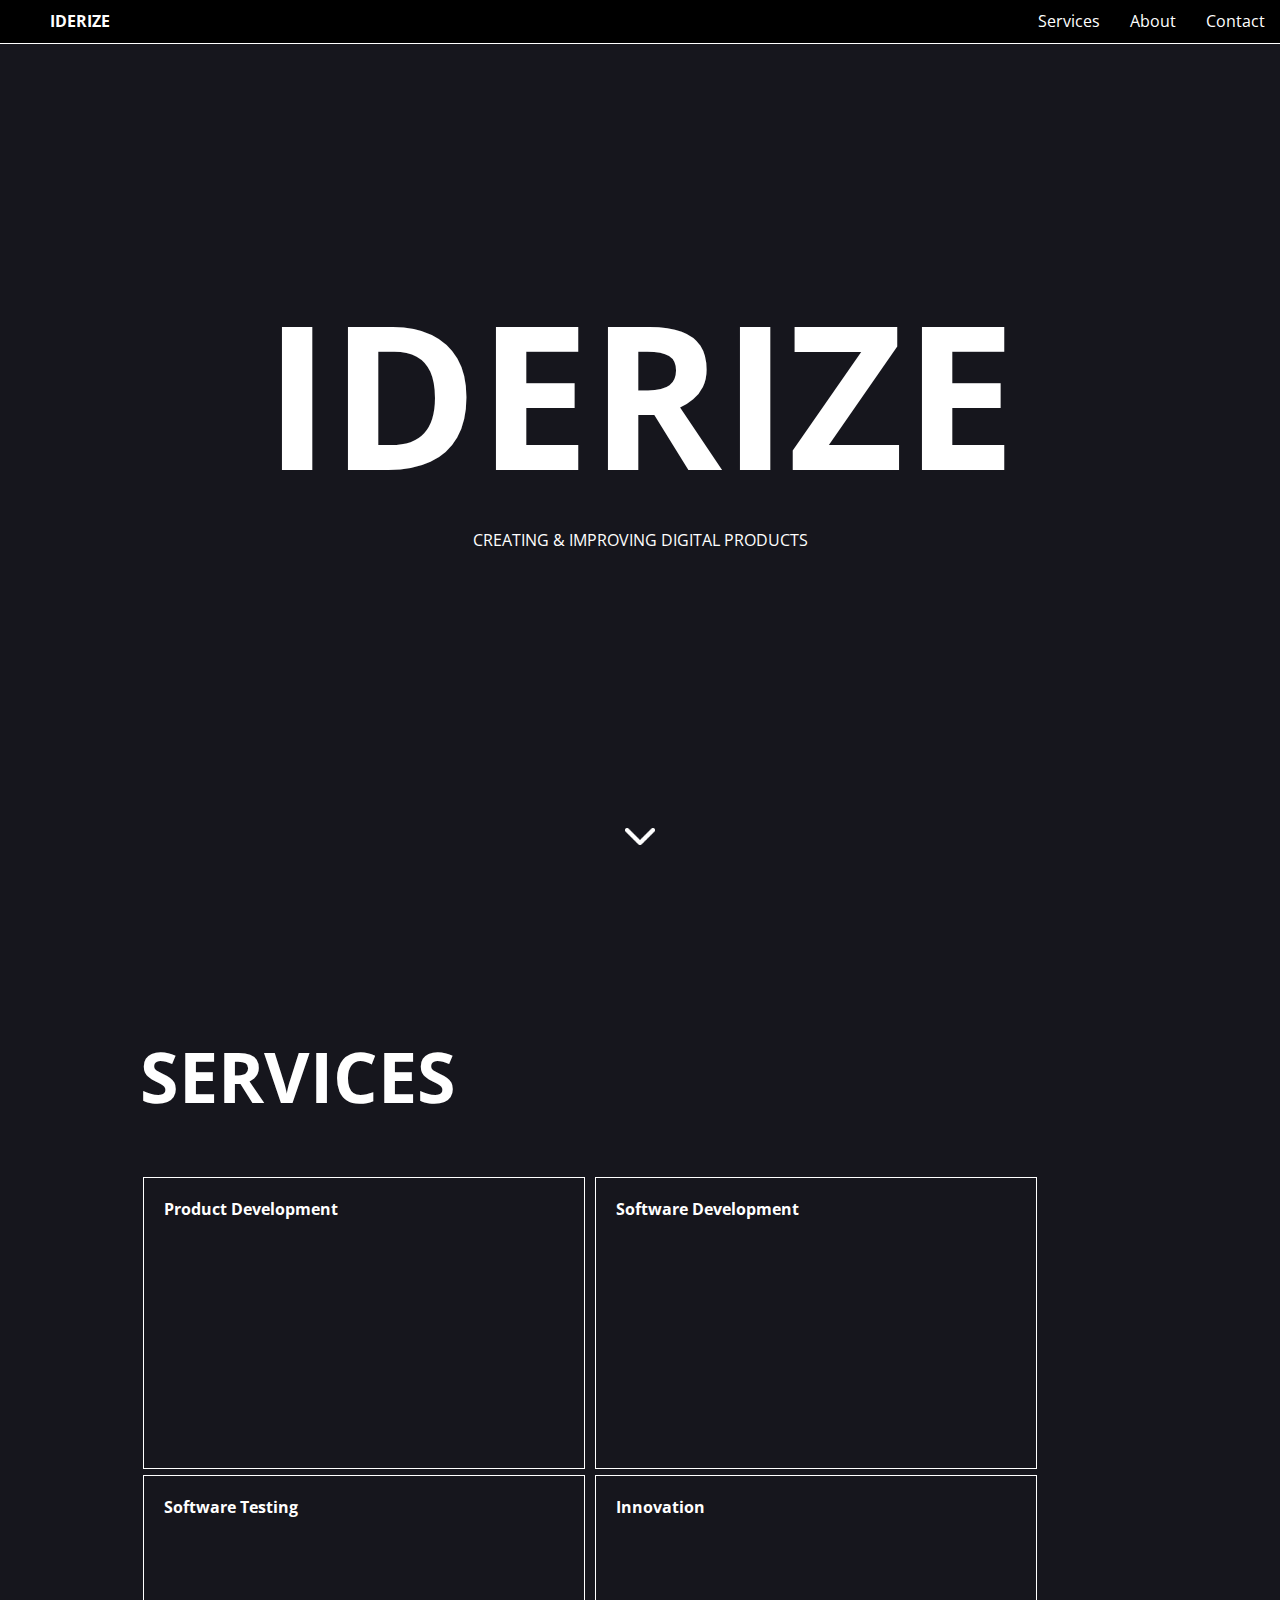
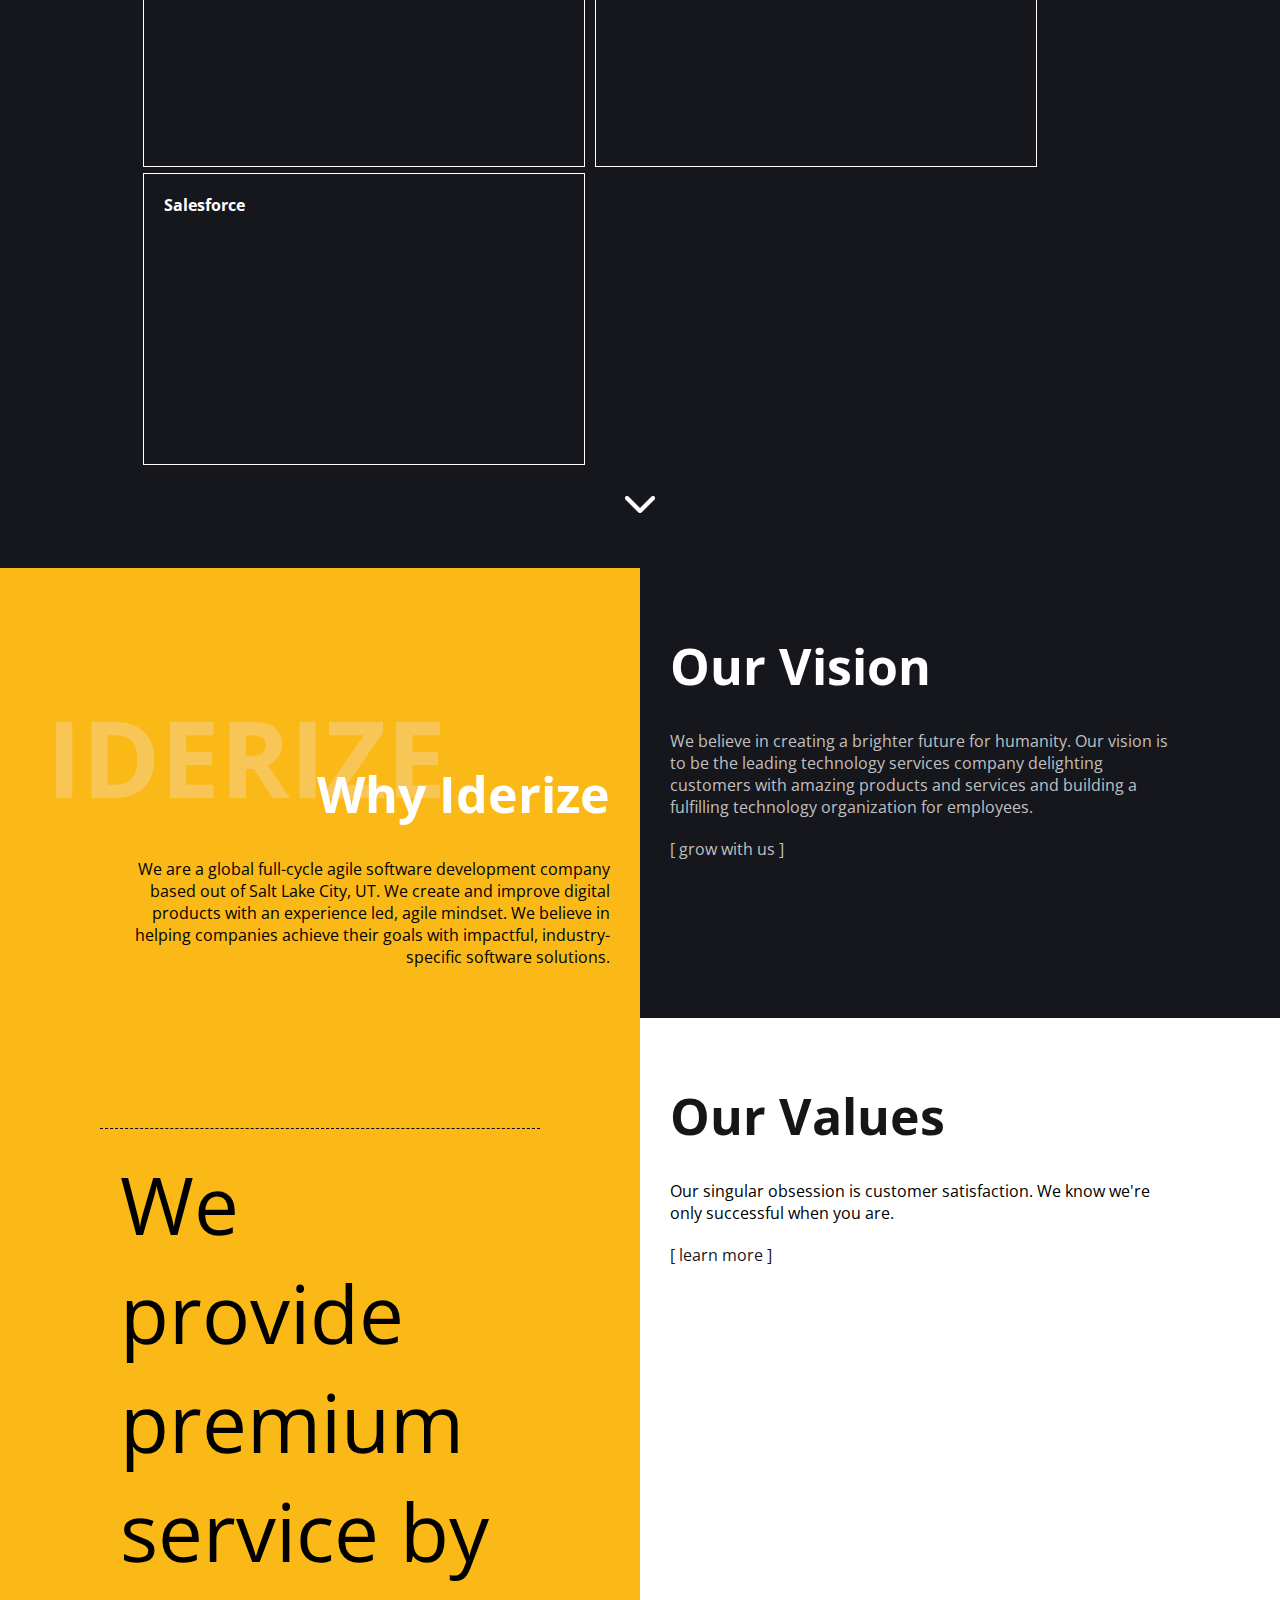
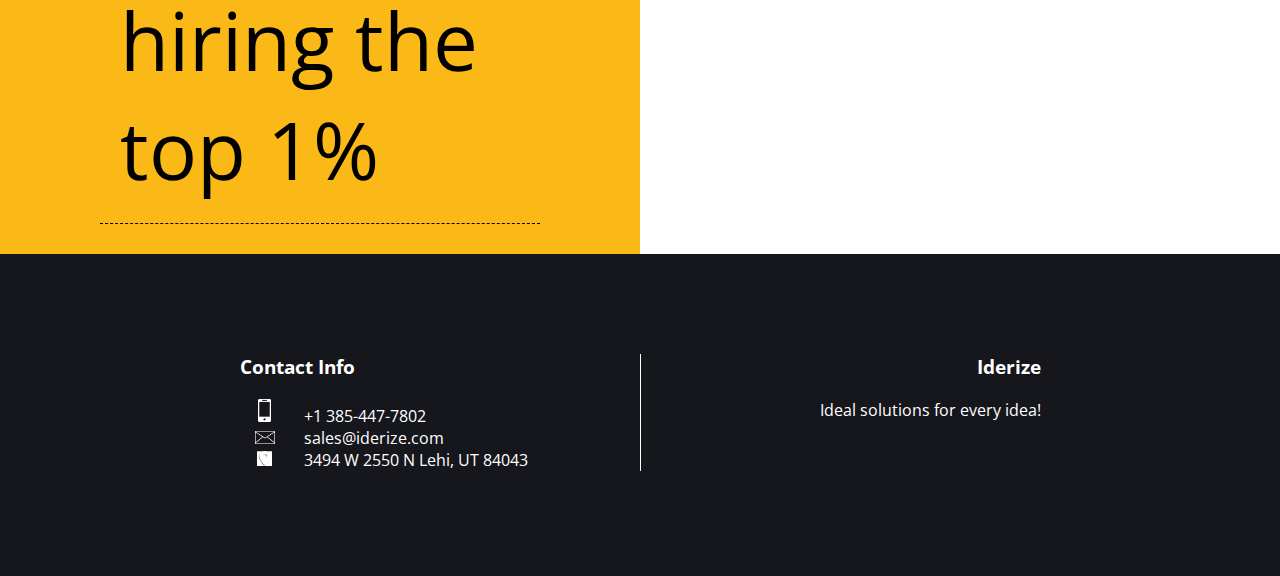
<file: index.html>
<!DOCTYPE html>

<html>
<head>
	<link rel="stylesheet" type="text/css" href="main.css" />
	<link rel="stylesheet" type="text/css" href="header.css" />
	<link rel="stylesheet" type="text/css" href="landing.css" />
	<link rel="stylesheet" type="text/css" href="services.css" />
	<link rel="stylesheet" type="text/css" href="about.css" />
	<link rel="stylesheet" type="text/css" href="contact.css" />
	<link href="https://fonts.googleapis.com/css?family=Open+Sans:300,400,700" rel="stylesheet">
	<title>Iderize</title>
</head>

<body>

<div id="header">
<div id="logo">
	<a href="#top" id="header_logo">IDERIZE</a>
</div><!-- logo -->
<div id="menu_container">
	<div id="menu">
		<ul>
			<li><a href="#services">Services</a></li>
			<li><a href="#about">About</a></li>
			<li><a href="#contact">Contact</a></li>
		</ul>
	</div>
</div><!-- menu_container -->
</div><!-- header -->

<div id="landing">
	<div id="landing_container">
		<h1>IDERIZE</h1>
		<p>CREATING & IMPROVING DIGITAL PRODUCTS</p>
	</div><!-- landing_container -->
	<div id="landing_down_arrow">
		<a href="#services"><img class="downarrow" src="images/arrowdown.png" onmouseover="this.src='images/arrowdown_orange.png'" onmouseout="this.src='images/arrowdown.png'"></a>
	</div><!-- landing_down_arrow -->
</div><!-- landing -->

<div id="services">
	<div id="services_container">
		<div id="services_container_center">
			<h5>SERVICES</h5>
			<div id="service_product_development" class="service_indo">
				<h4>Product Development</h4>
				<p class="services_p">Design Thinking, UX/UI, Wireframing, User Centric Design, Market Research</p>
			</div>

			<div id="service_software_development" class="service_indo">
				<h4>Software Development</h4>
				<p class="services_p">Frontend Development, Backend Development, Mobile App Development, ERP Systems, APIs & Web Services</p>
			</div>

			<div id="service_software_testing" class="service_indo">
				<h4>Software Testing</h4>
				<p class="services_p">Functional QA & Testing, Mobile Testing, In-Sprint Automation, Performance Testing, Security Testing</p>
			</div>

			<div id="service_innovation" class="service_indo">
				<h4>Innovation</h4>
				<p class="services_p">Blockchain, Machine Learning, Artificial Intelligence , Internet of Things, Chatbots and Virtual Assistants</p>
			</div>

			<div id="service_salesforce" class="service_indo">
				<h4>Salesforce</h4>
				<p class="services_p">Lightning Implementation & Migration , Admin, Development & Support Services, Sales, Service & Marketing Cloud Implementation, Pardot Marketing Automation, Nintex Drawloop Integration & DocuSign Integration</p>
			</div>
		</div><!-- services_container_center -->
	</div><!-- services_container -->
	<div id="services_down_arrow">
		<a href="#about"><img class="downarrow" src="images/arrowdown.png" onmouseover="this.src='images/arrowdown_orange.png'" onmouseout="this.src='images/arrowdown.png'"></a>
	</div><!-- services_down_arrow -->
</div><!-- services -->

<div id="about">
	<div id="about_left">
		<div id="about_why">
			<img id="iderize_orange" src="images/iderize_orange.png">
			<h2>Why Iderize</h2>
			<p id="about_why_p">We are a global full-cycle agile software development company based out of Salt Lake City, UT. We  create and improve digital products with an experience led, agile mindset. We believe in helping companies achieve their goals with impactful, industry-specific software solutions.</p>
		</div><!-- about_why -->
		<div id="about_tagline_container">
			<div id="about_tagline">
			We provide premium service by hiring the top 1%
			</div><!-- about_tagline -->
		</div><!-- about_tagline_container -->
	</div><!-- about_left -->
	<div id="about_right">
		<div id="about_vision">
			<div id="about_vision_content">
				<h2>Our Vision</h2>
				<p id="about_vision_p">We believe in creating a brighter future for humanity. Our vision is to be the leading technology services company delighting customers with amazing products and services and building a fulfilling technology organization for employees.</p>
				<p id="about_vision_p_link"><a href="#contact">[ grow with us ]</a></p>
			</div><!-- about_vision_content -->
		</div><!-- about_vision -->
		<div id="about_values">
			<div id="about_values_content">
				<h2 id="vision_header">Our Values</h2>
				<p id="about_values_p">Our singular obsession is customer satisfaction.  We know we're only successful when you are.</p>
				<p id="about_values_p_link"><a href="#contact">[ learn more ]</a></p>
			</div><!-- about_values_content -->
		</div><!-- about_values -->
	</div><!-- about_right -->
</div><!-- about -->

<div id="contact">
	<div id="contact_container">
		<div id="contact_left">
			<h3>Contact Info</h3>
			<div class="contact_info">
				<div class="contact_img_s"><img id="contact_img_phone" class="contact_img" src="images/phone.png"></div>
				+1 385-447-7802
			</div>
			<div class="contact_info">
				<div class="contact_img_s"><img class="contact_img" src="images/email.png"></div>
				sales@iderize.com
			</div>
			<div class="contact_info">
				<div class="contact_img_s"><img id="contact_img_location" class="contact_img" src="images/location.png"></div>
				3494 W 2550 N Lehi, UT 84043
			</div>
		</div><!-- contact_left -->
		<div id="contact_right">
			<h3>Iderize</h3>
			<p>Ideal solutions for every idea!</p>
		</div><!-- contact_right -->
	</div><!-- contact_container -->
</div><!-- contact -->

</body>
</html>
</file>
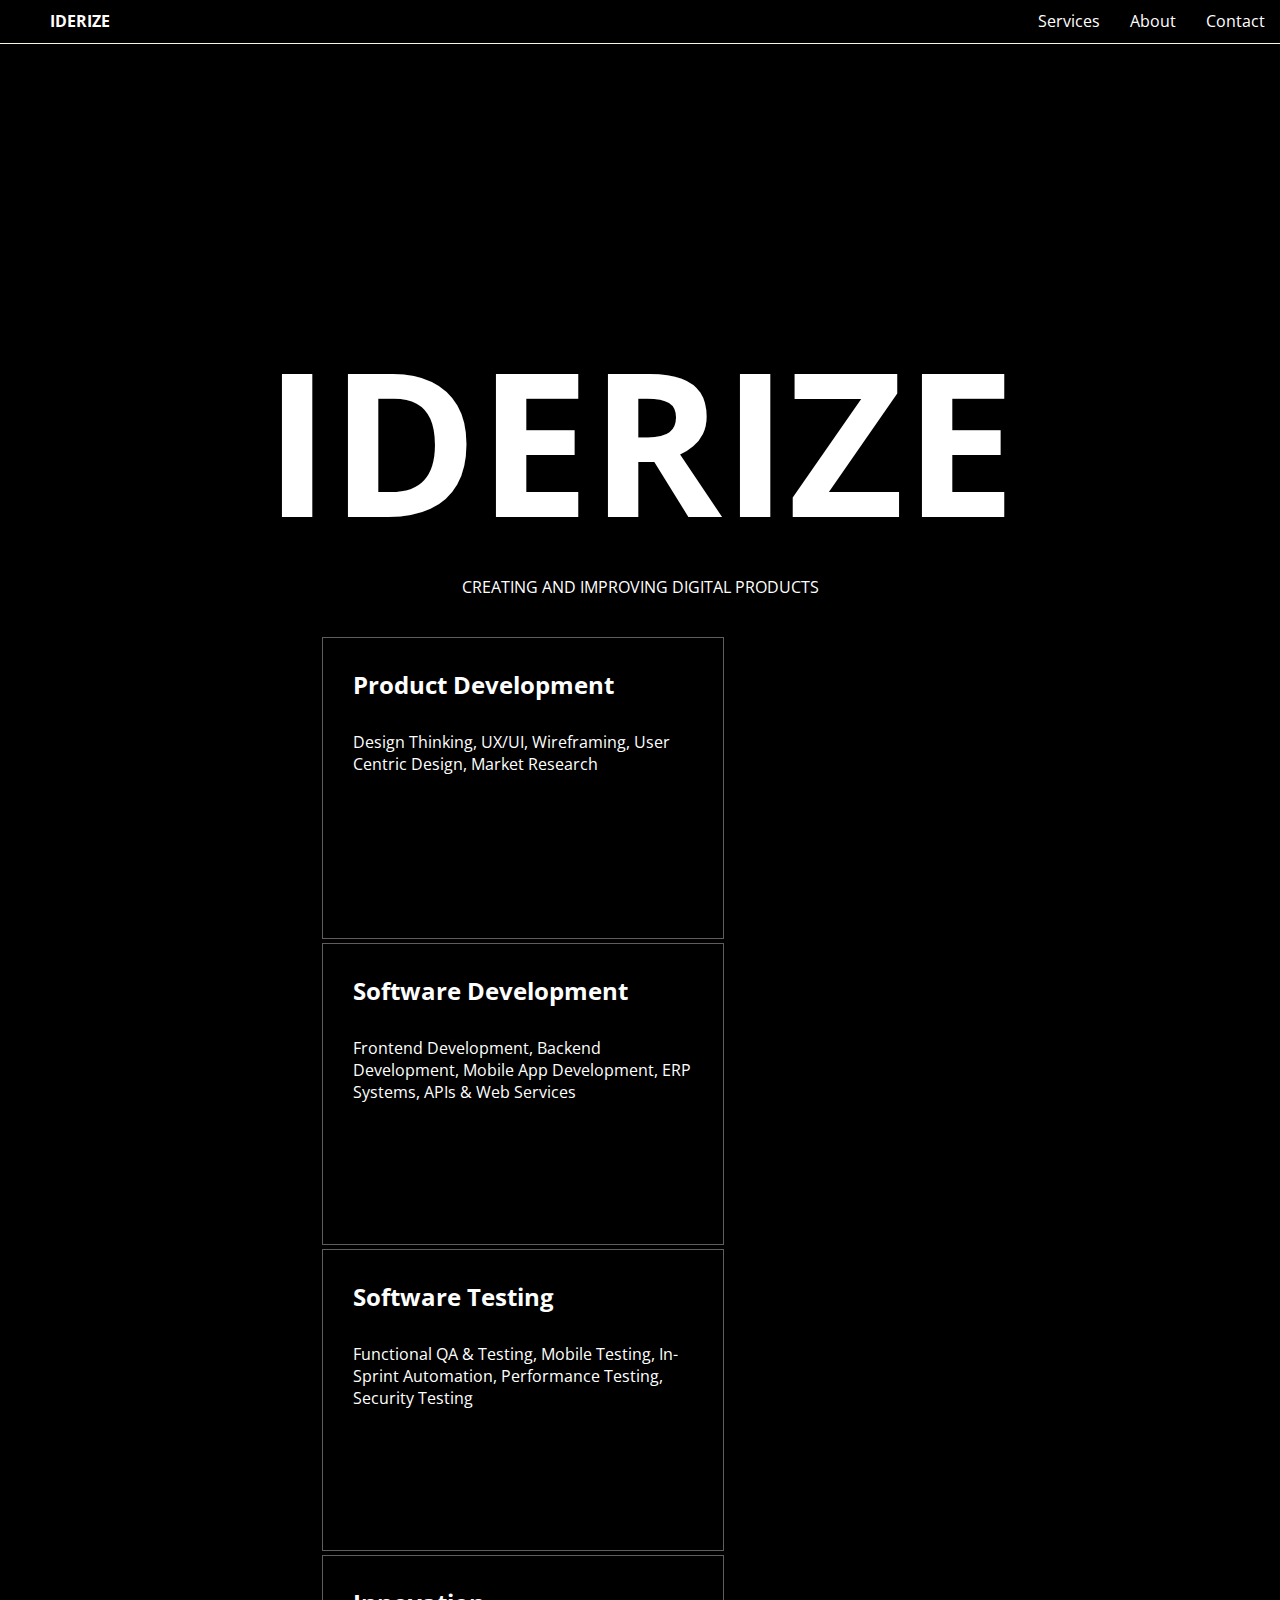
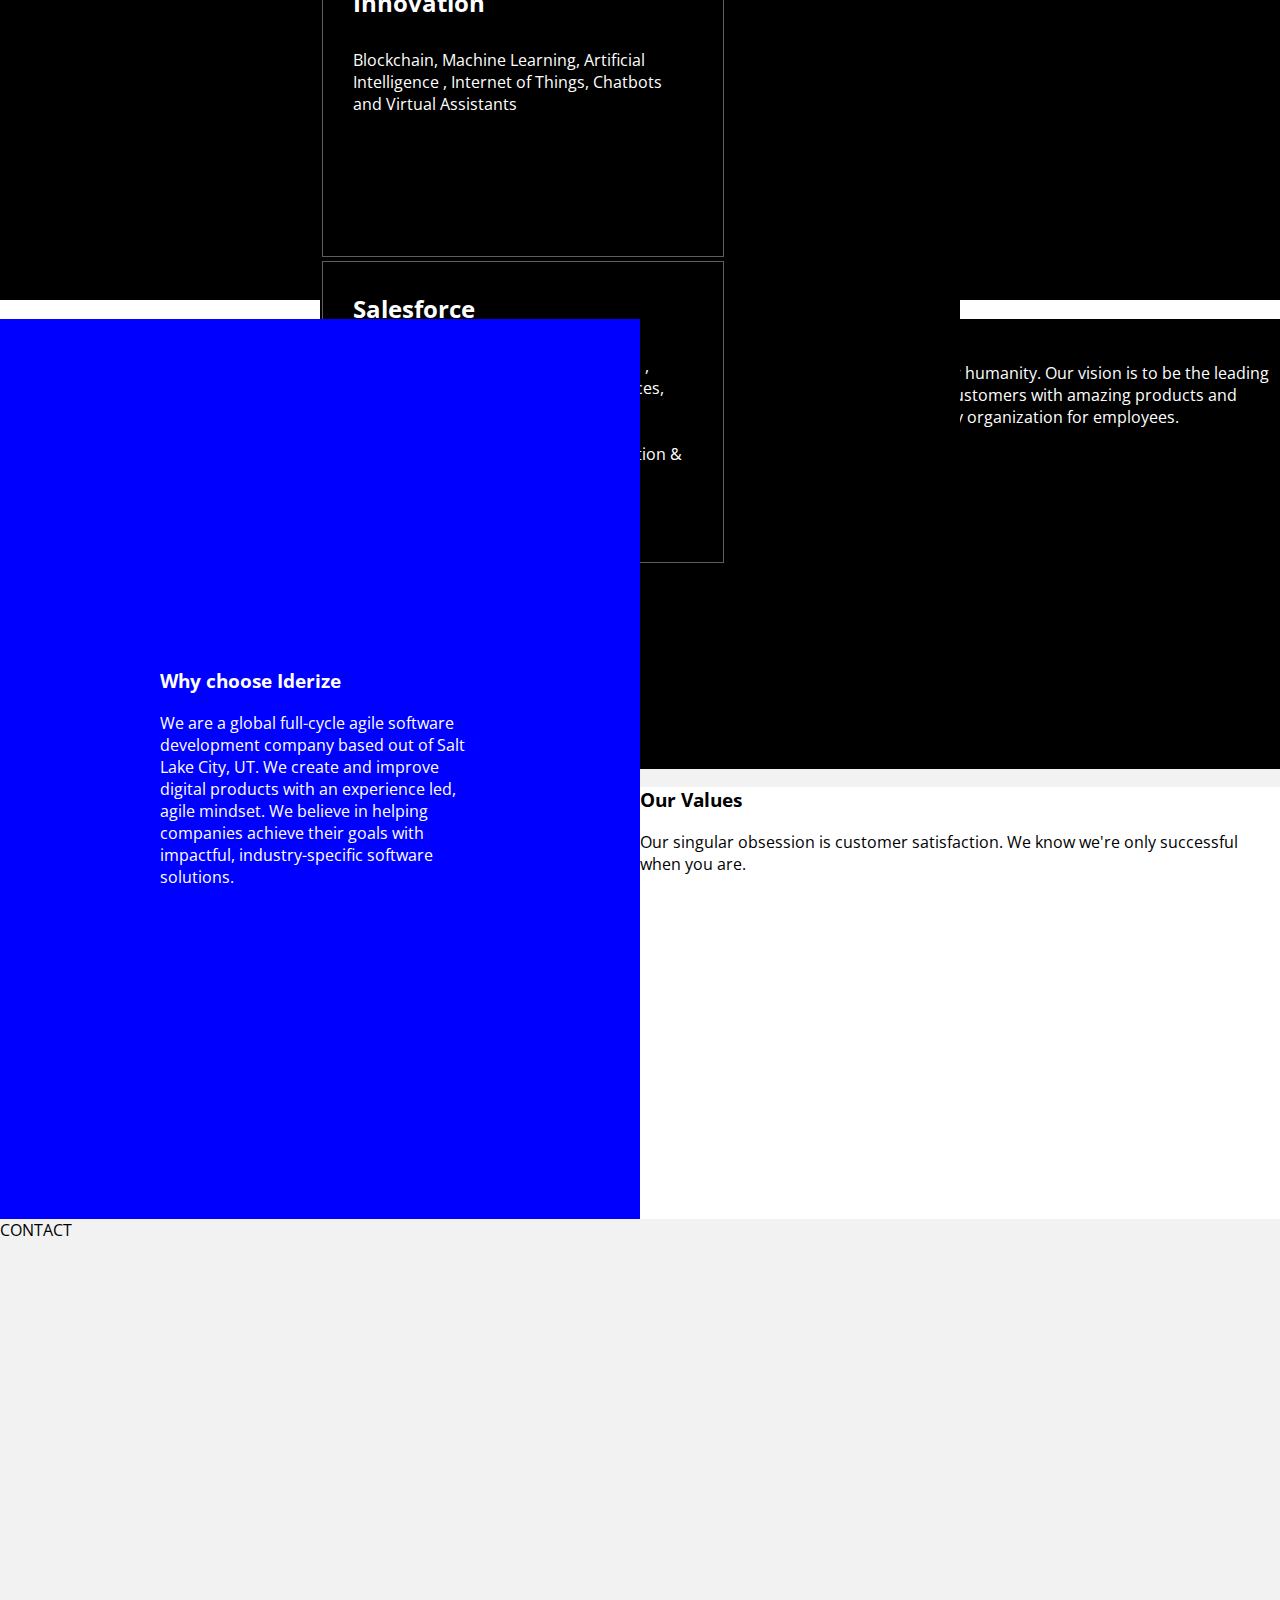
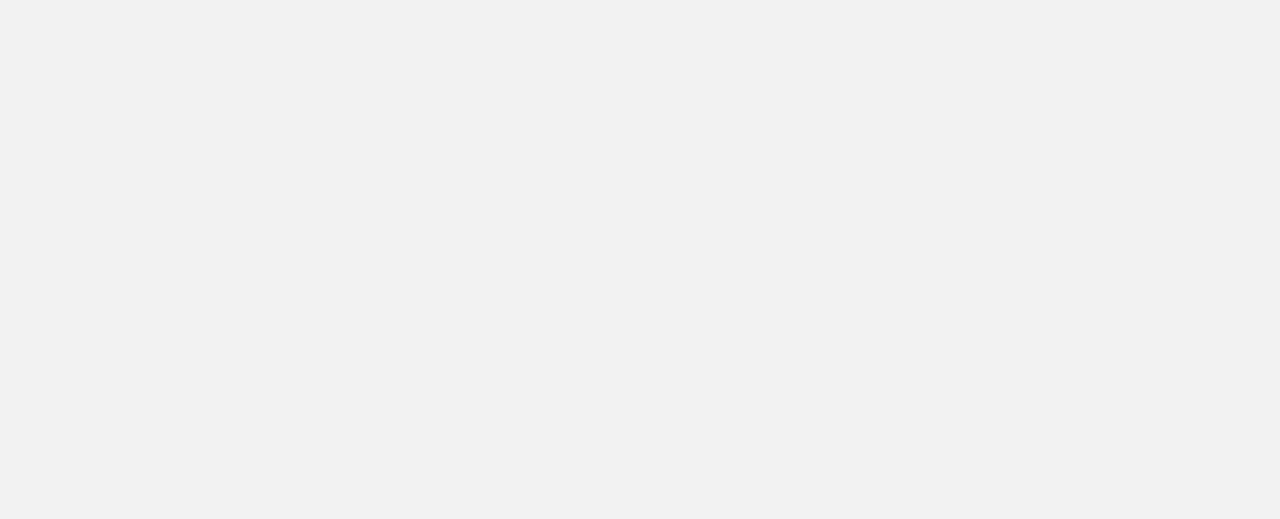
<file: old/index.html>
<!DOCTYPE html>

<html>
<head>
	<link rel="stylesheet" type="text/css" href="main.css" />
	<link rel="stylesheet" type="text/css" href="header.css" />
	<link rel="stylesheet" type="text/css" href="services.css" />
	<link rel="stylesheet" type="text/css" href="about.css" />
	<link href="https://fonts.googleapis.com/css?family=Open+Sans:300,400,700" rel="stylesheet">
	<title>Iderize</title>
</head>

<body>

<div id="header">
<div id="logo">
	<a href="#top" id="header_logo">IDERIZE</a>
</div><!-- logo -->
<div id="menu_container">
	<div id="menu">
		<ul>
			<li><a href="#services">Services</a></li>
			<li><a href="#about">About</a></li>
			<li><a href="#contact">Contact</a></li>
		</ul>
	</div>
</div><!-- menu_container -->
</div><!-- header -->

<div id="landing">
	<div id="landing_text">
	<h1>IDERIZE</h1>
	<p>CREATING AND IMPROVING DIGITAL PRODUCTS</p>
	</div>
</div><!-- landing -->

<div id="services">
	<div id="services_container">
		<!--<div class="service_indo" onmouseover="mOver(this)" onmouseout="mOut(this)">-->
		<div class="service_indo">
		<h2>Product Development</h2>
		<p>Design Thinking, UX/UI, Wireframing, User Centric Design, Market Research</p>
		</div>

		<div class="service_indo">
		<h2>Software Development</h2>
		<p>Frontend Development, Backend Development, Mobile App Development, ERP Systems, APIs & Web Services</p>
		</div>

		<div class="service_indo">
		<h2>Software Testing</h2>
		<p>Functional QA & Testing, Mobile Testing, In-Sprint Automation, Performance Testing, Security Testing</p>
		</div>

		<div class="service_indo">
		<h2>Innovation</h2>
		<p>Blockchain, Machine Learning, Artificial Intelligence , Internet of Things, Chatbots and Virtual Assistants</p>
		</div>

		<div class="service_indo">
		<h2>Salesforce</h2>
		<p>Lightning Implementation & Migration , Admin, Development & Support Services, Sales, Service & Marketing Cloud Implementation, Pardot Marketing Automation, Nintex Drawloop Integration & DocuSign Integration</p>
		</div>
	</div><!-- services_container -->
</div><!-- services -->

<div id="about">
	<div id="about_left">
	<div id="about_left_wrapper">
		<h3>Why choose Iderize</h3>
		<p>We are a global full-cycle agile software development company based out of Salt Lake City, UT. We  create and improve digital products with an experience led, agile mindset. We believe in helping companies achieve their goals with impactful, industry-specific software solutions.</p>
	</div>
	</div>
	<div id="about_right">
		<div id="about_vision">
		<div id="about_vision_wrapper">
			<h3>Our Vision</h3>
			<p>We believe in creating a brighter future for humanity. Our vision is to be the leading technology services company delighting customers with amazing products and services and building a fulfilling technology organization for employees.</p> 
		</div>
		</div>
		<div id="about_values">
		<div id="about_values_wrapper">
			<h3>Our Values</h3>
			<p>Our singular obsession is customer satisfaction.  We know we're only successful when you are.</P>
		</div>
		</div>
	</div>
</div><!-- about -->

<div id="contact">
CONTACT
</div><!-- contact -->

</body>
</html>
</file>
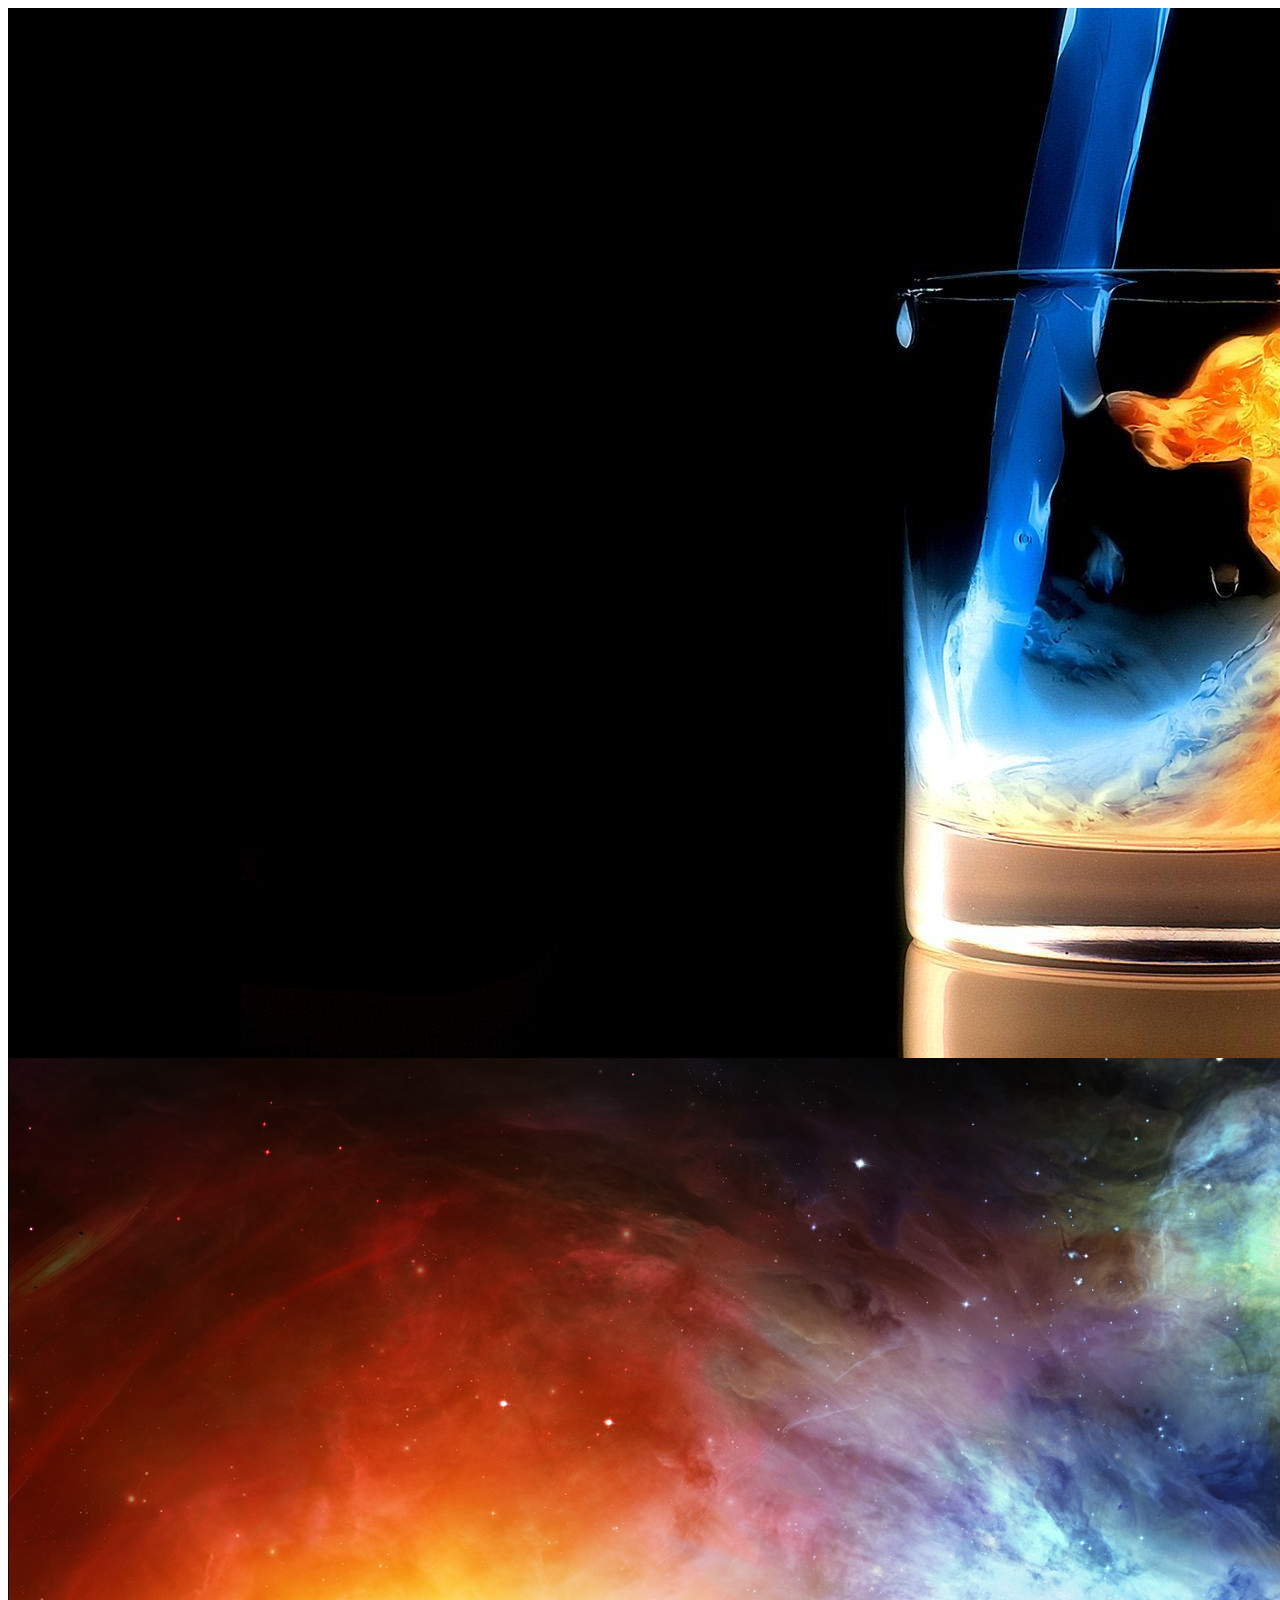
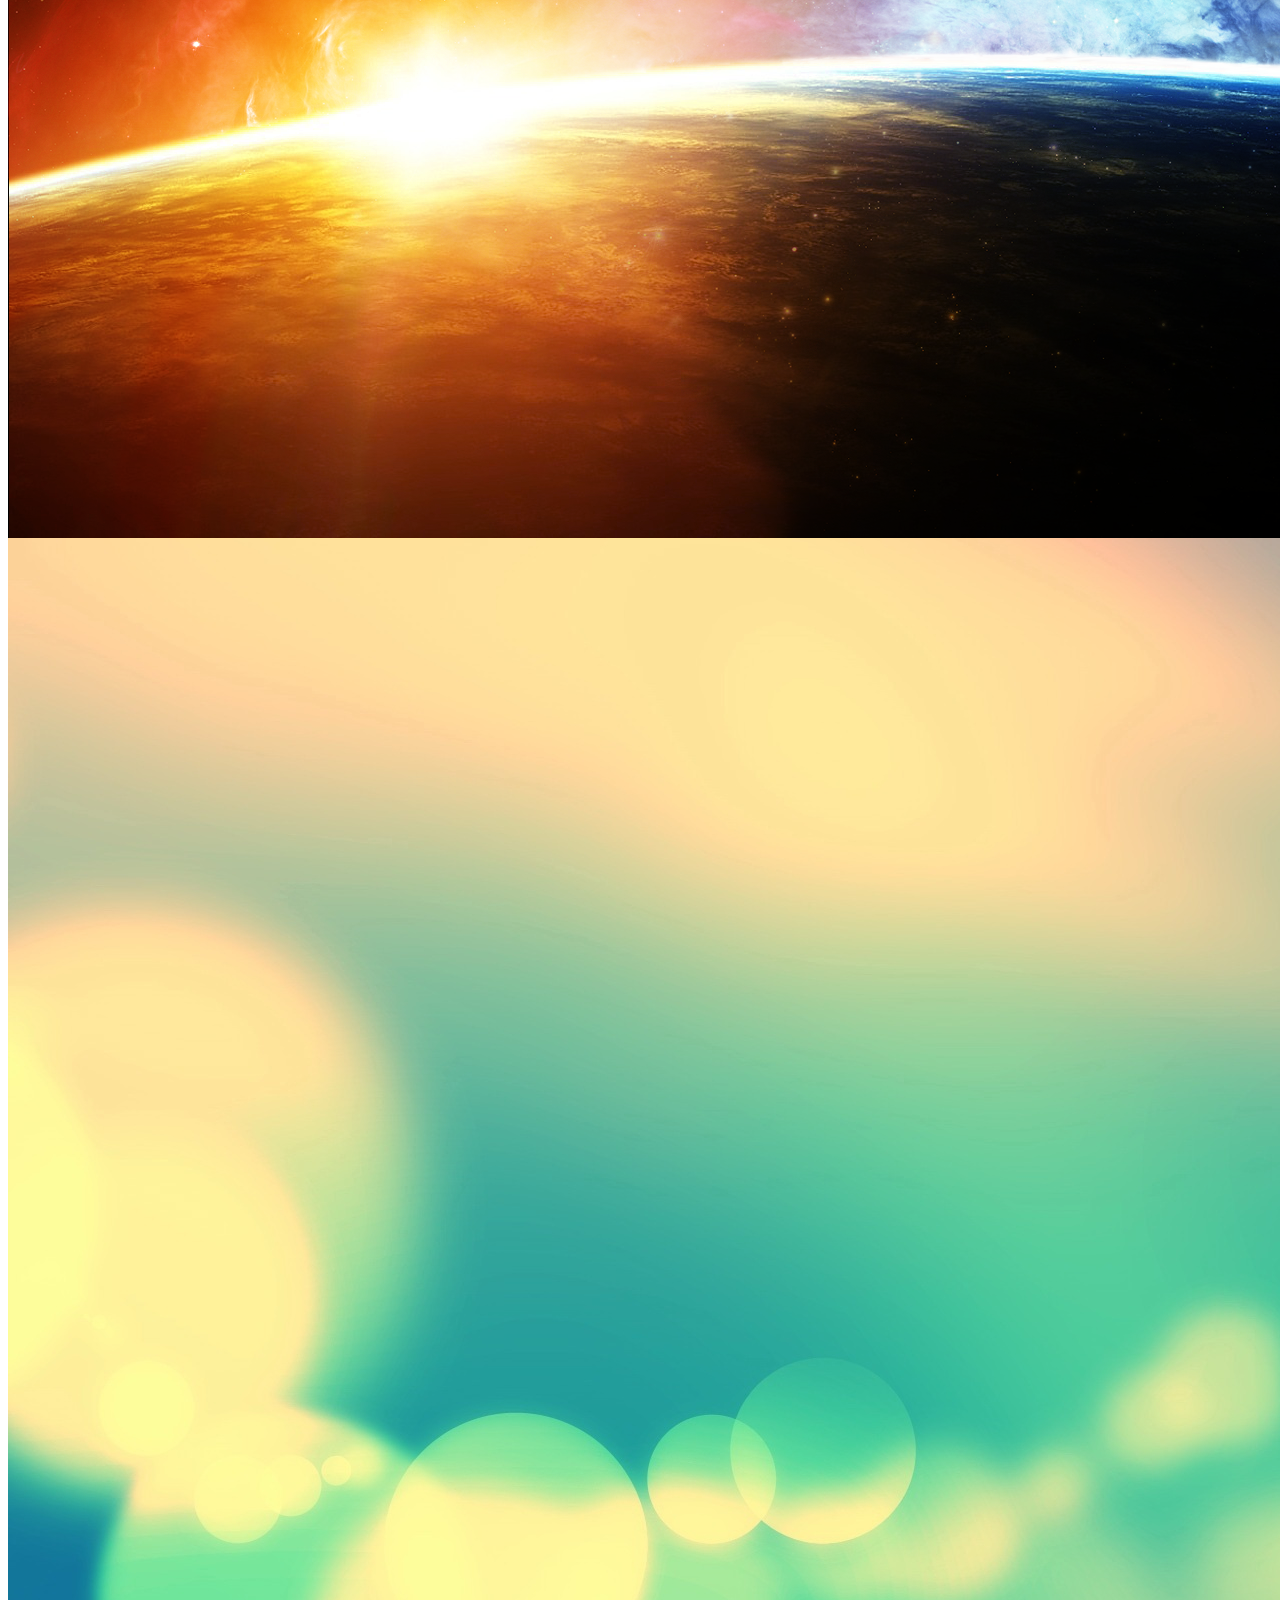
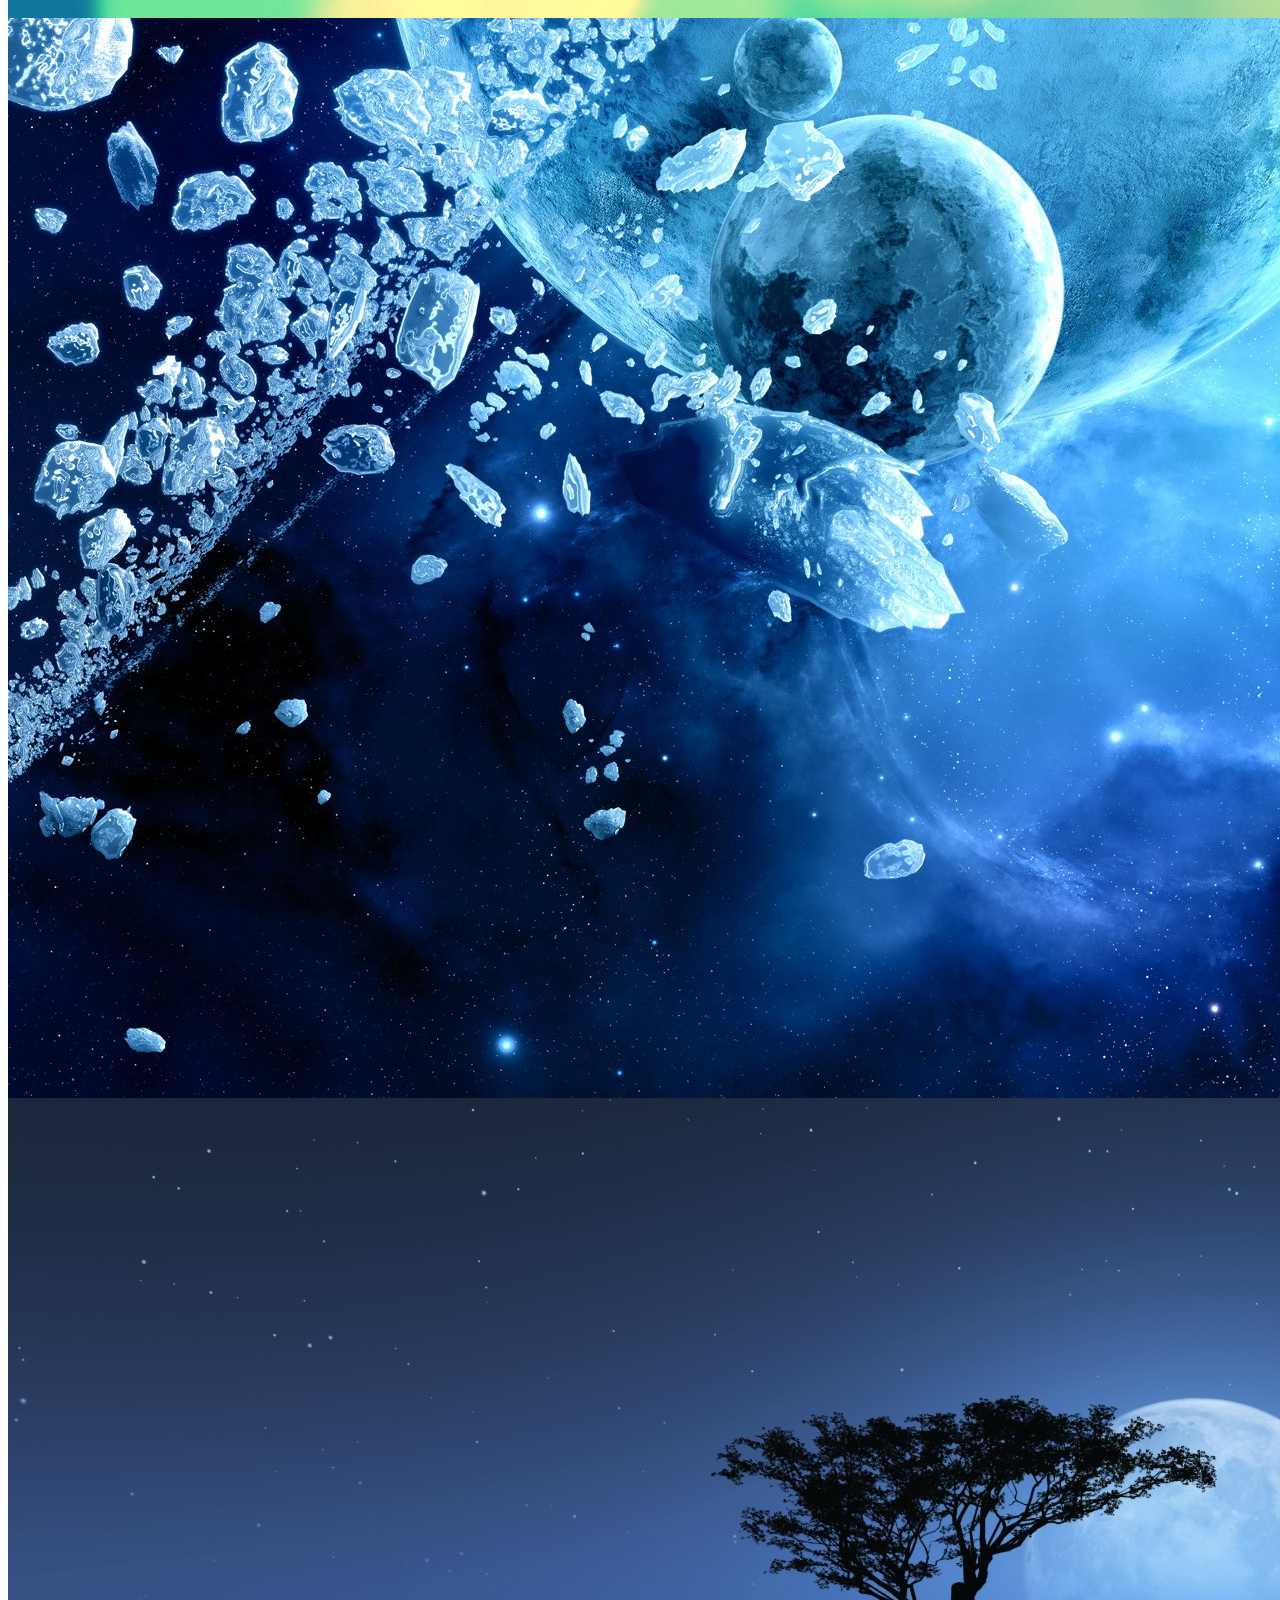
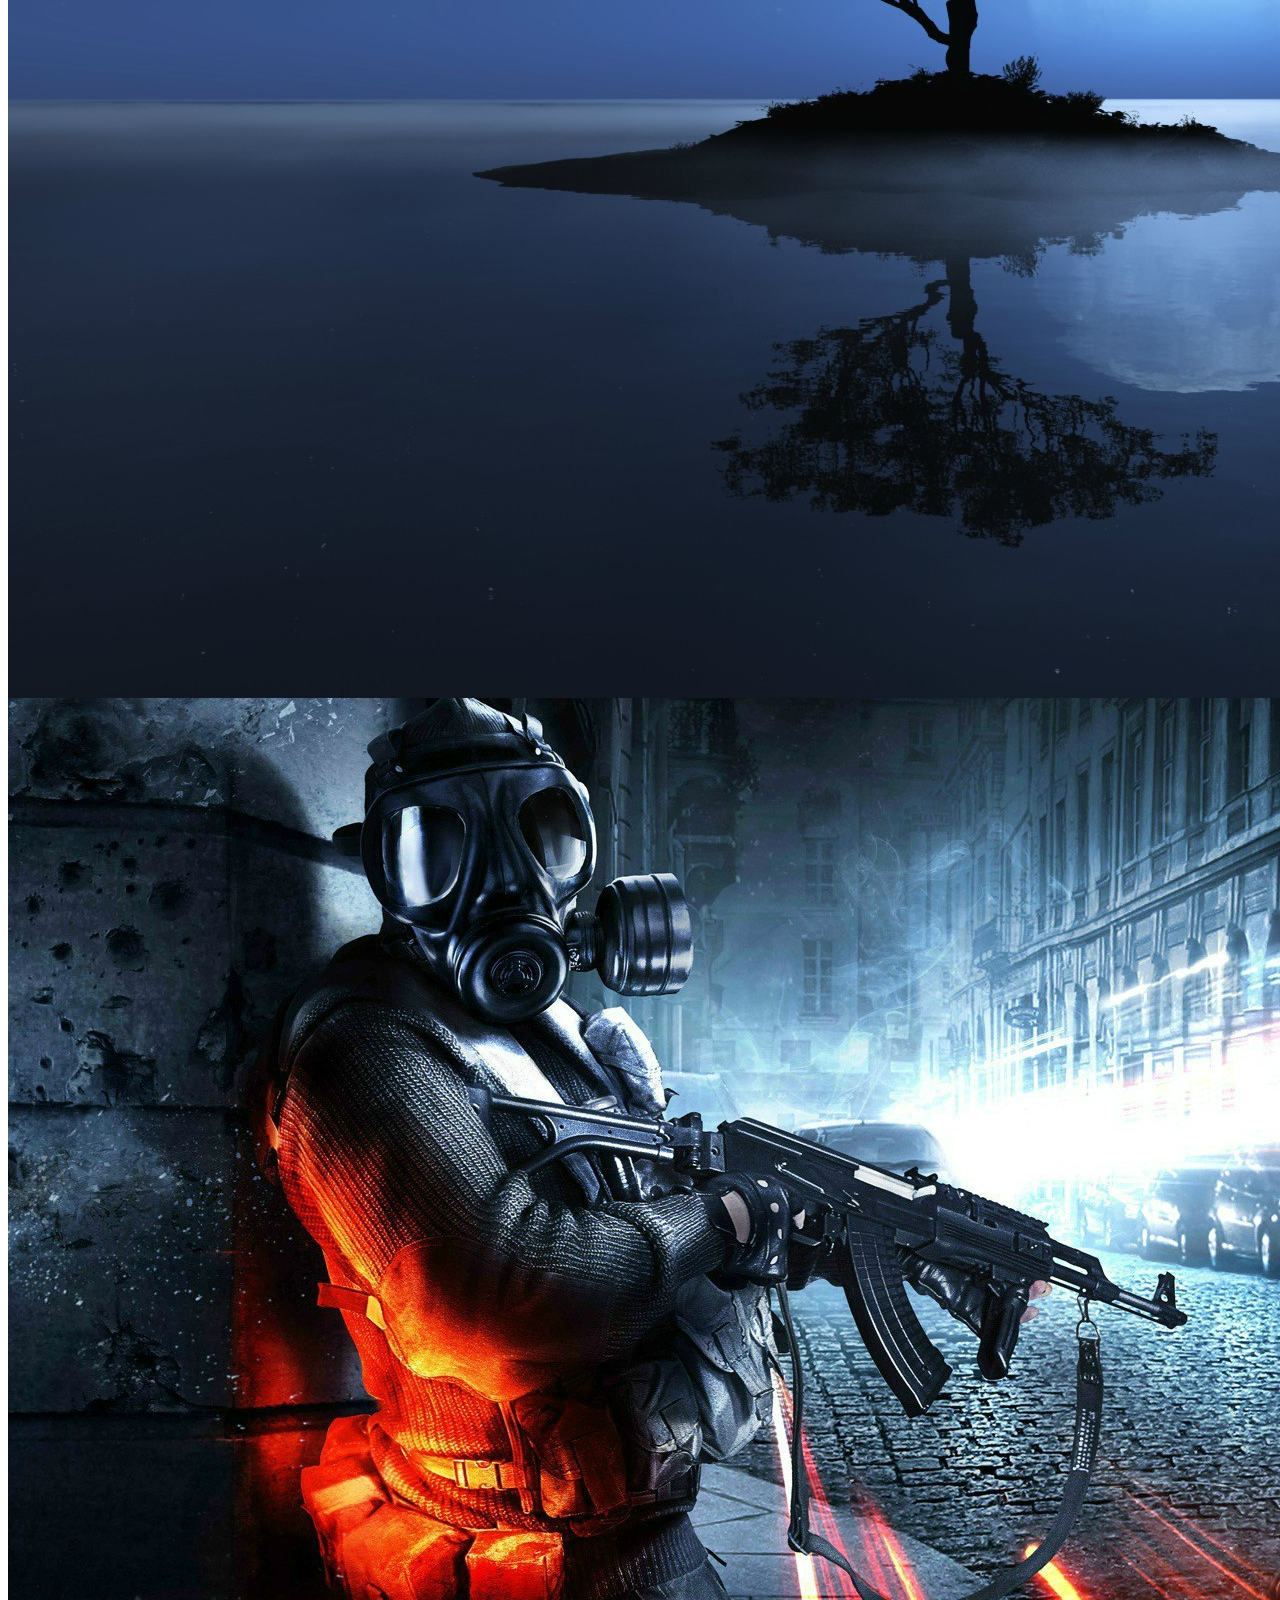
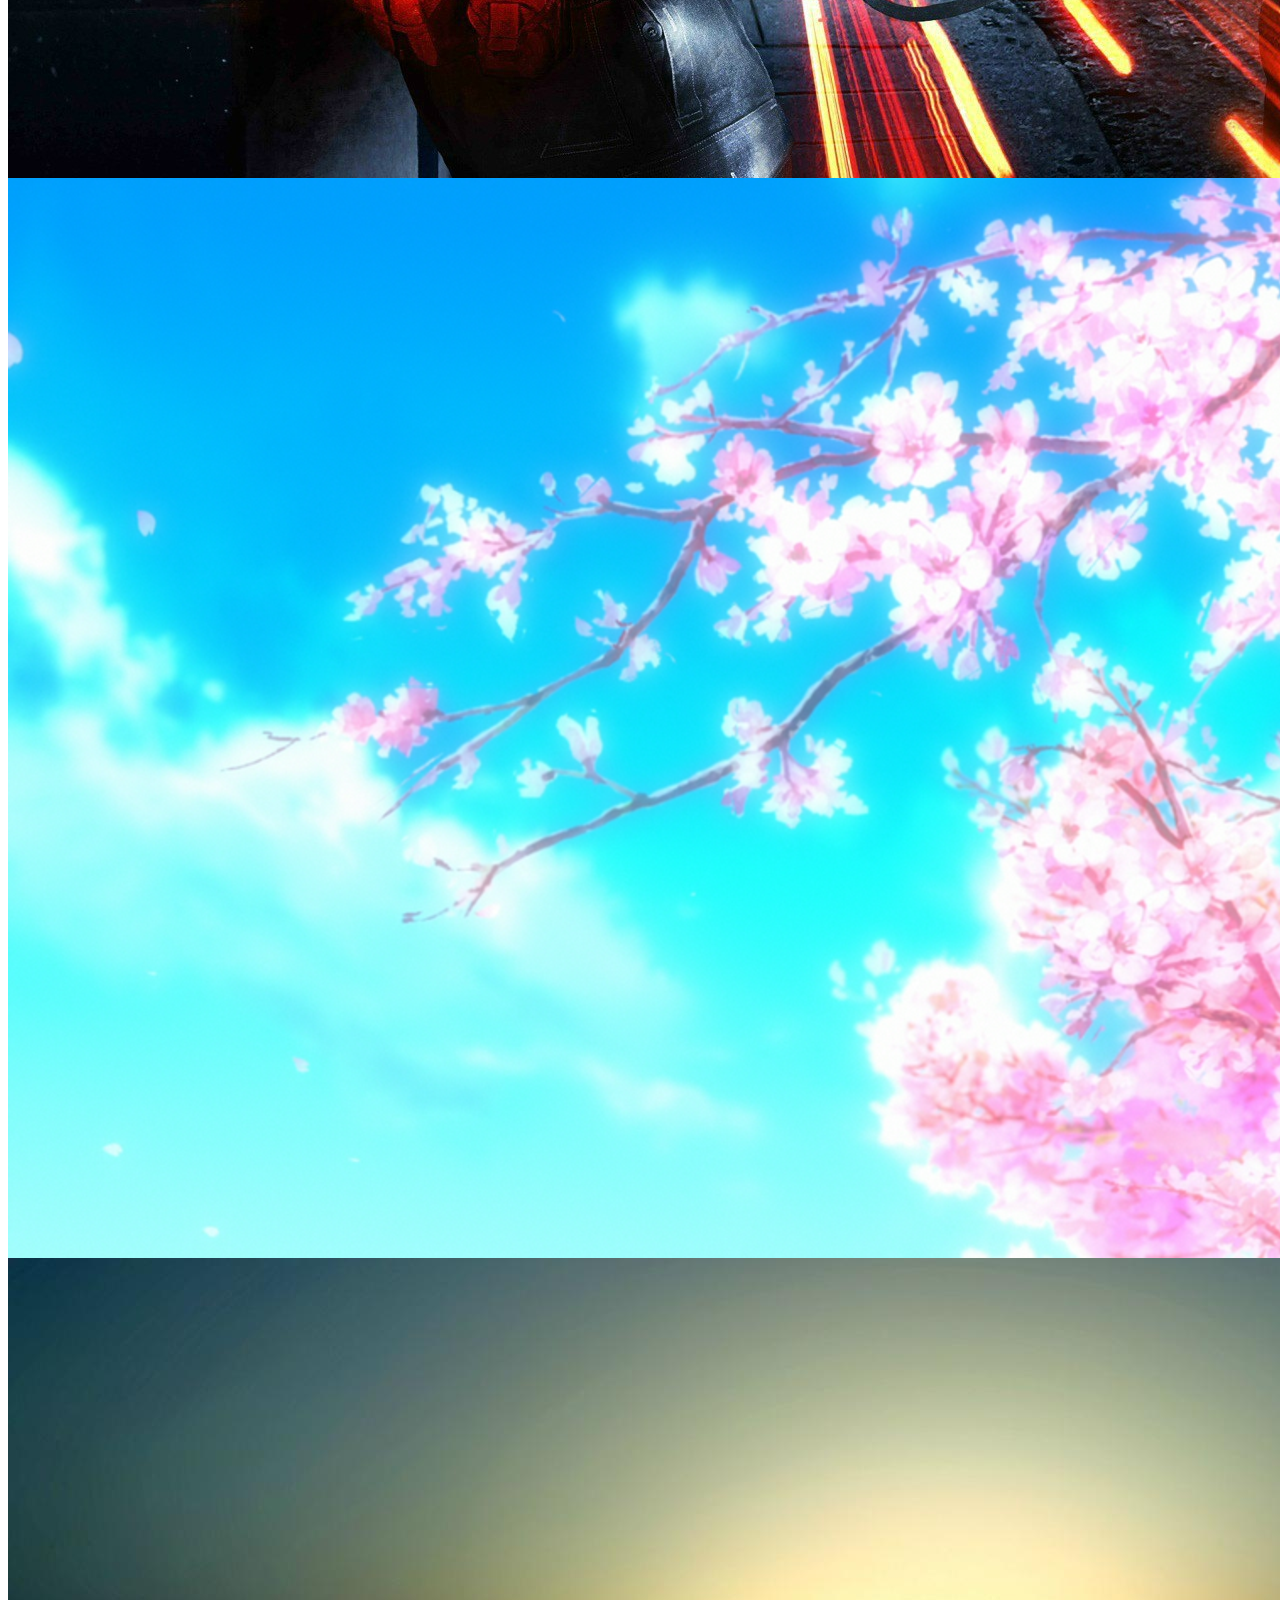
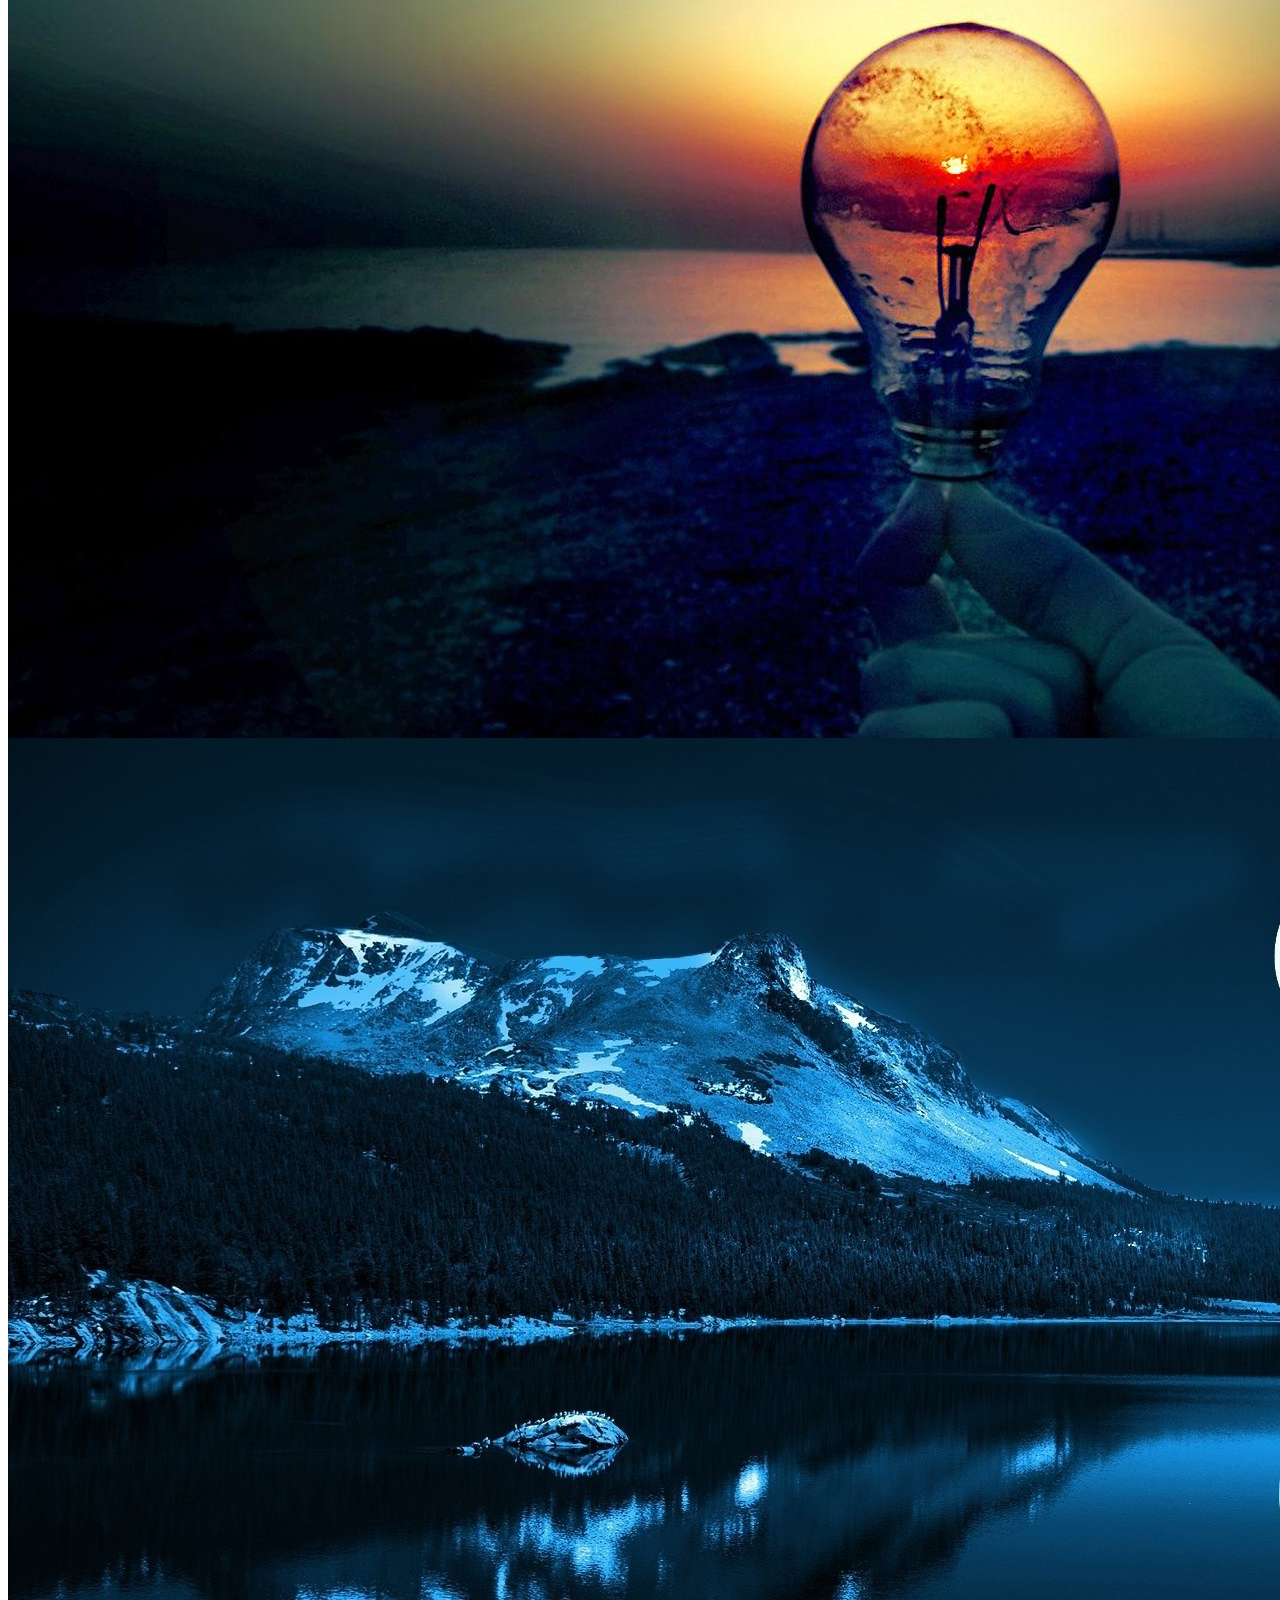
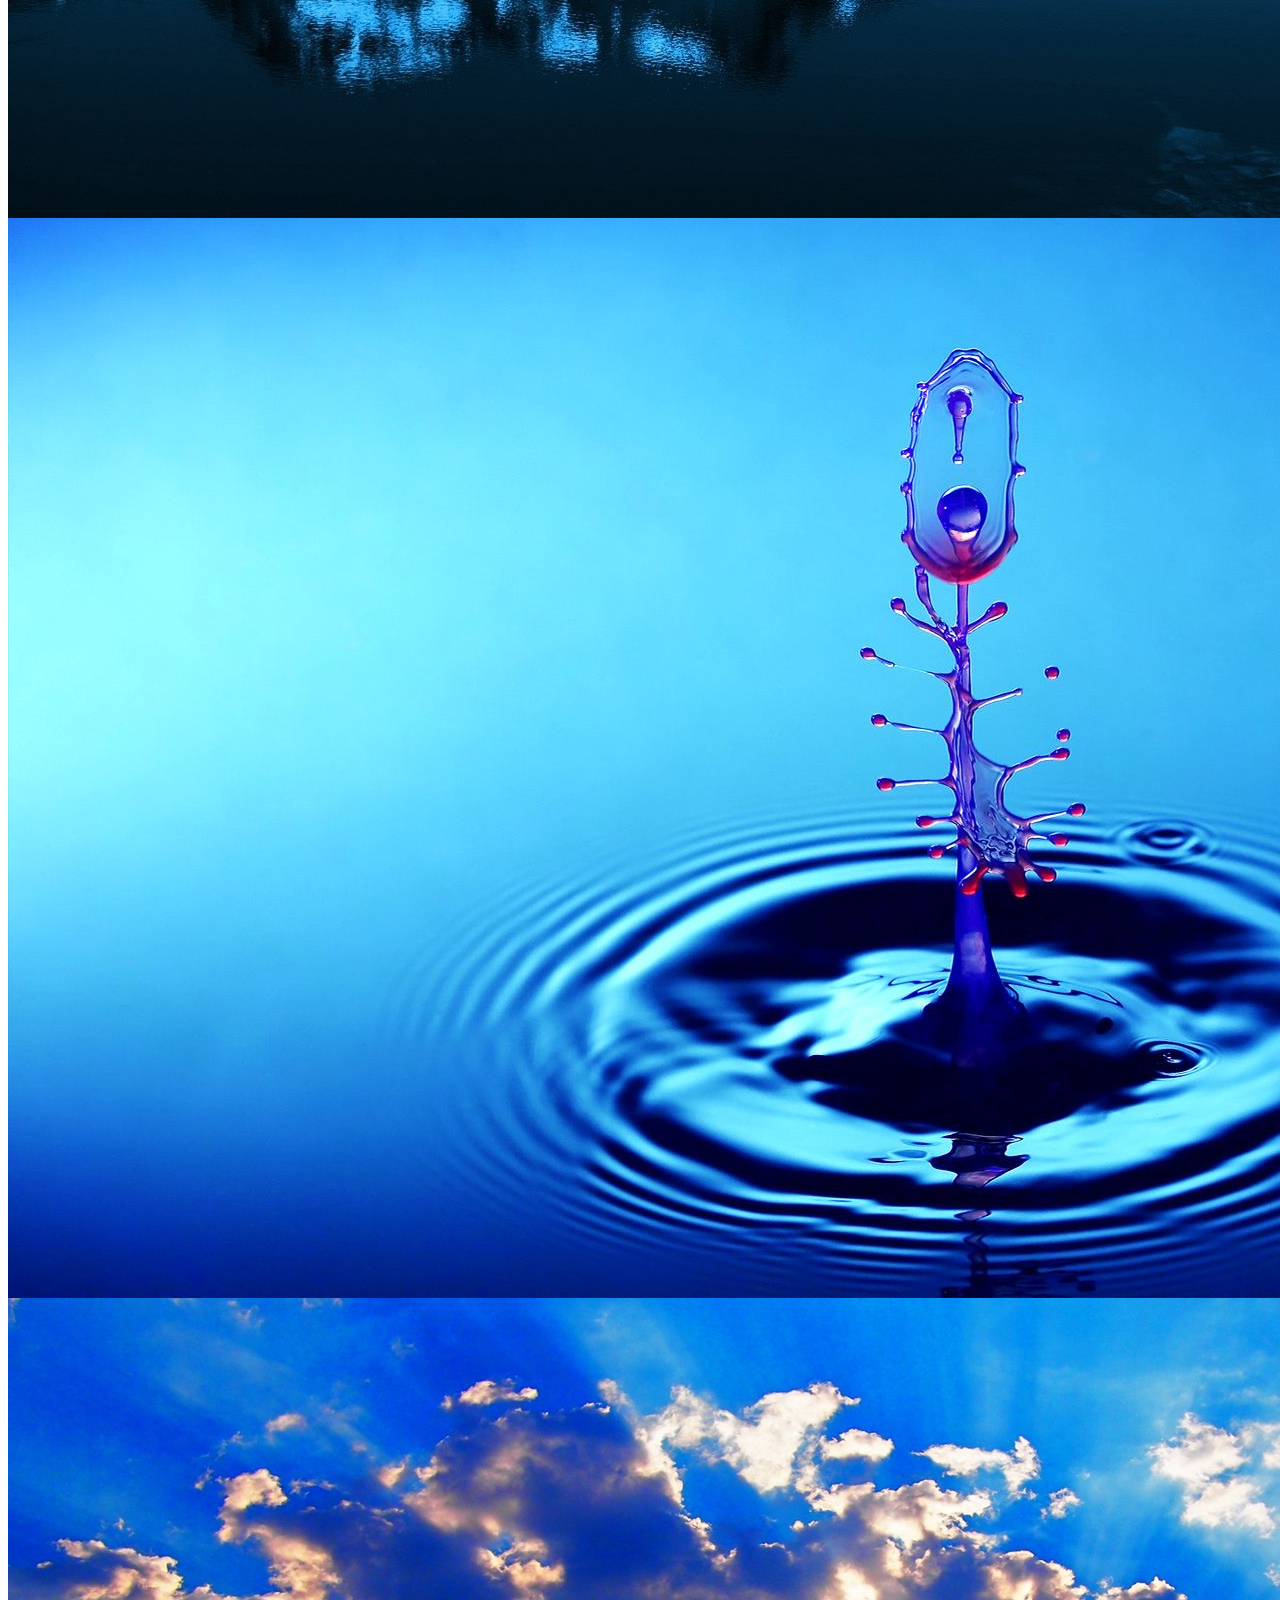
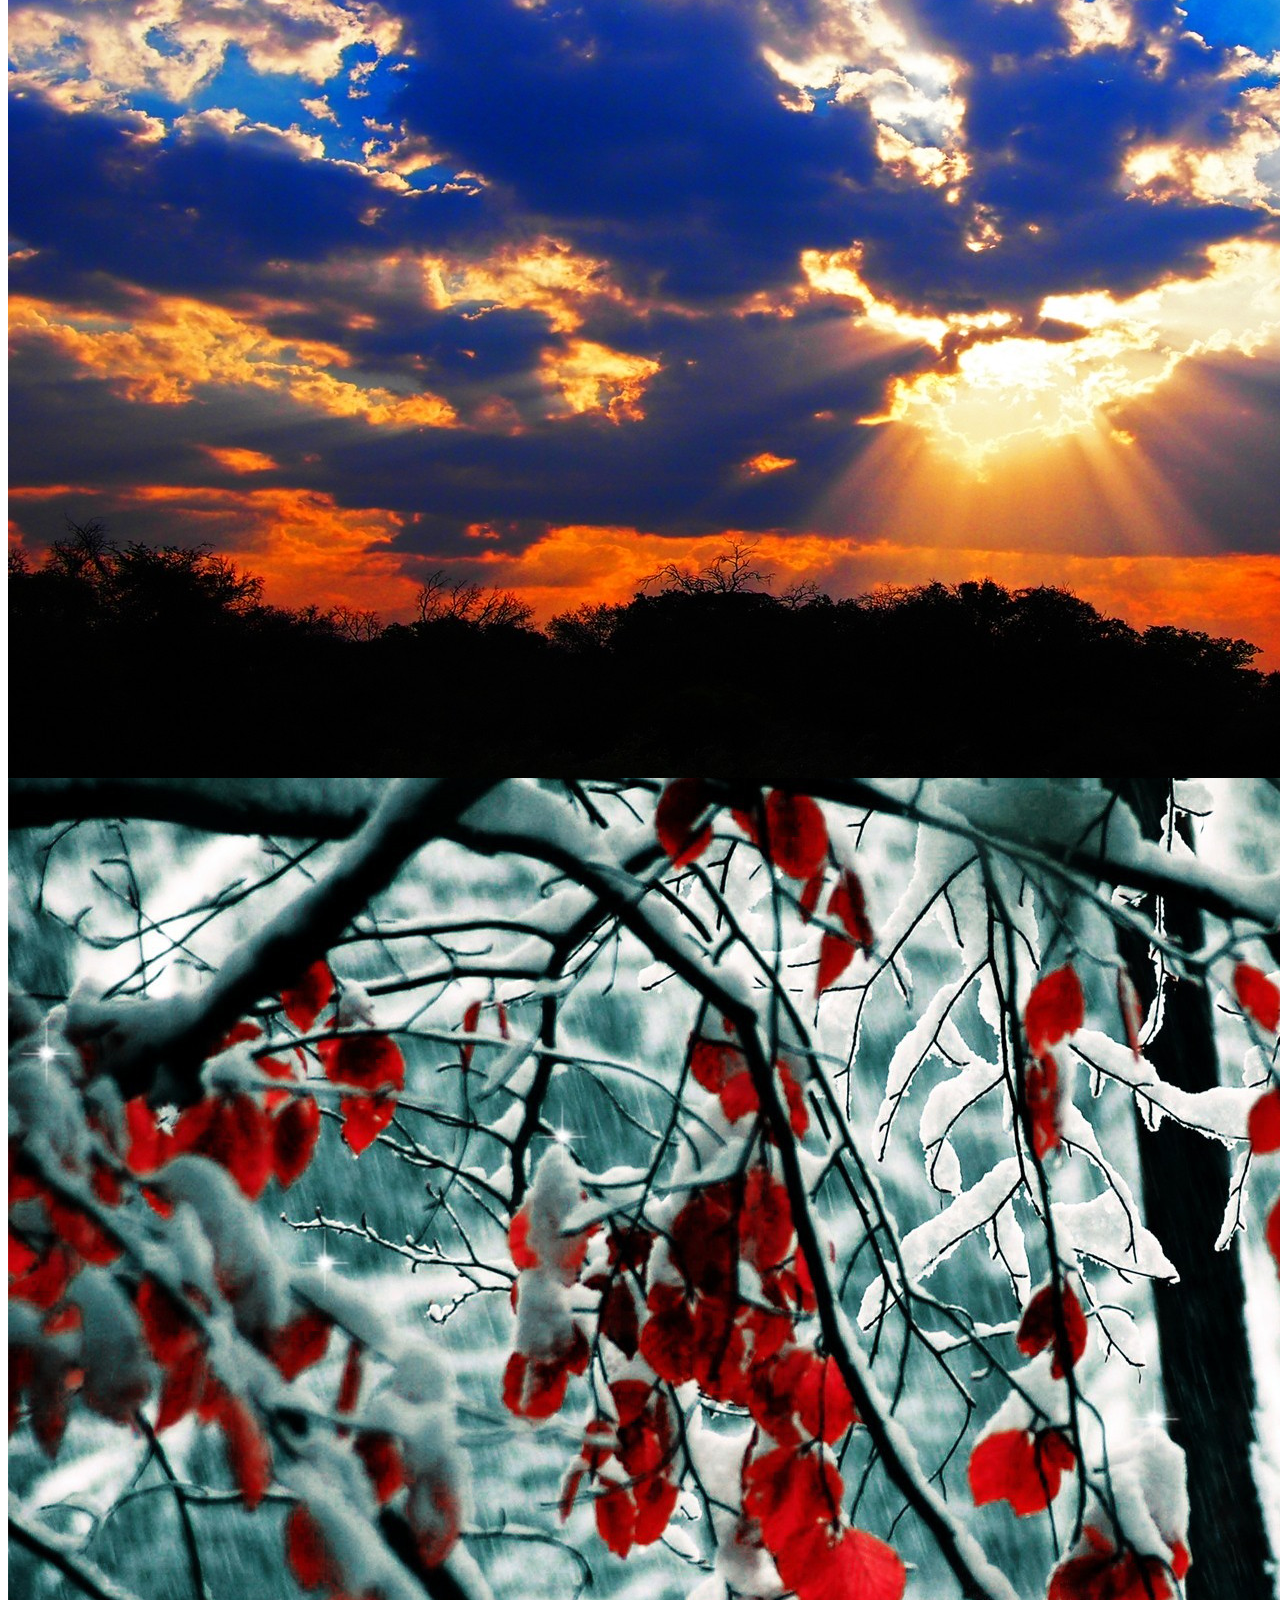
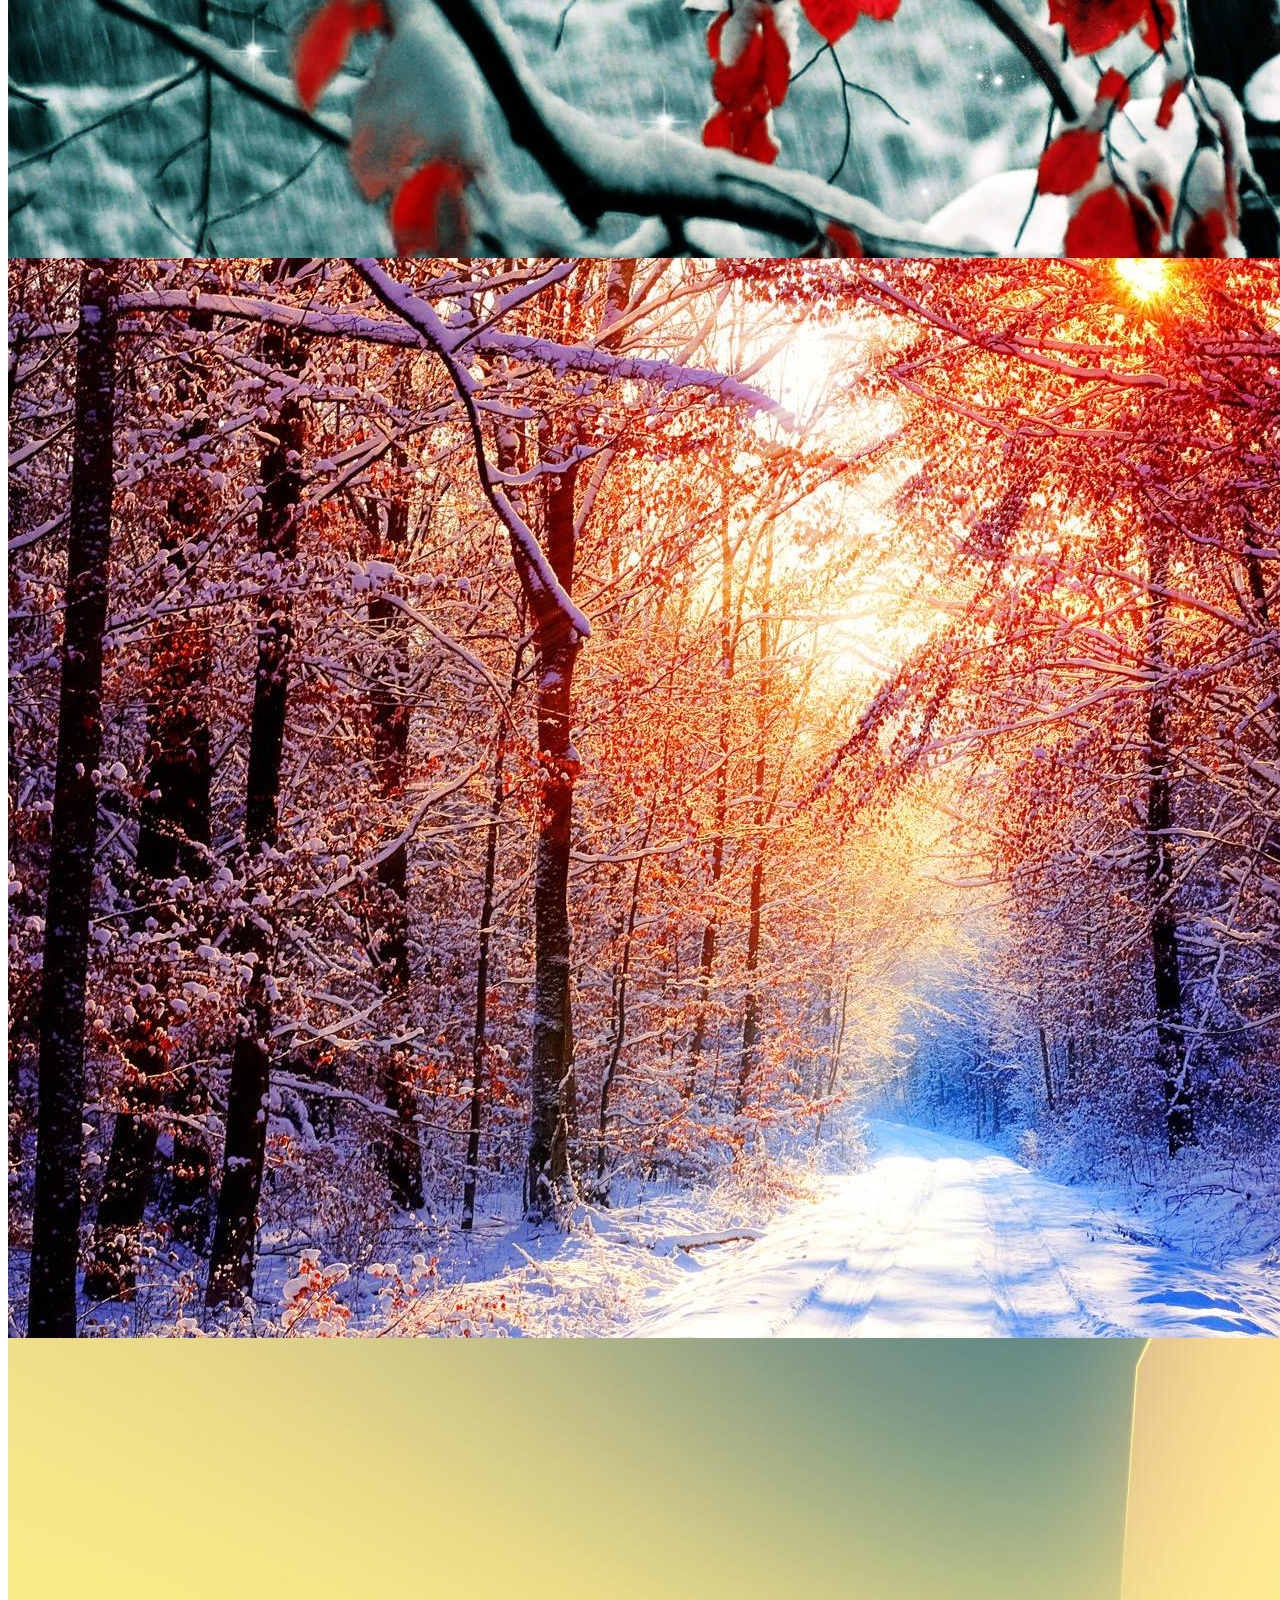
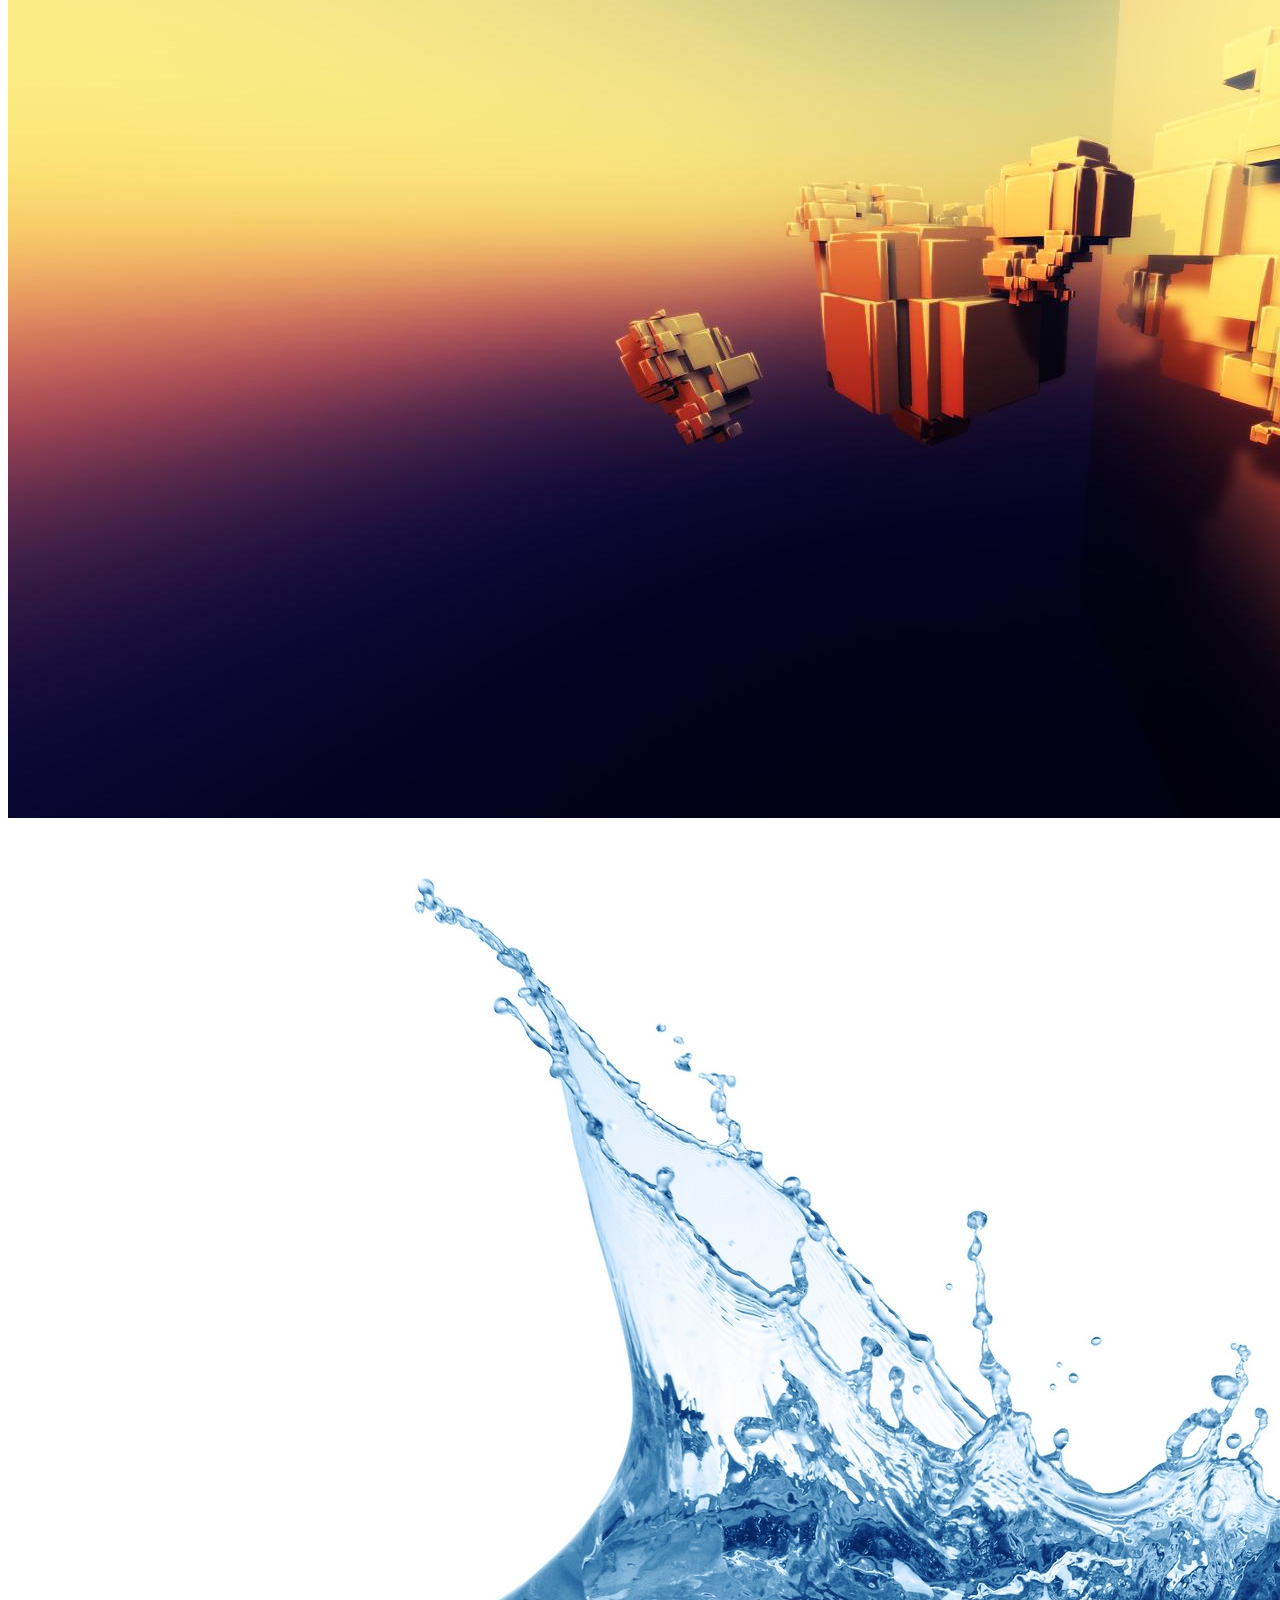
<file: pictures.html>
<html>
<head>
<title>Iderize - Pictures</title>
</head>

<body>
<img src="images/blue_fire_drink.jpg">
<br>
<img src="images/blue_orange_sky.png">
<br>
<img src="images/blur.jpg">
<br>
<img src="images/ice_blue.jpg">
<br>
<img src="images/island_night.jpg">
<br>
<img src="images/orange_red_pop.jpg">
<br>
<img src="images/bright.png">
<br>
<img src="images/light_bulb.jpg">
<br>
<img src="images/mountain_blue.jpg">
<br>
<img src="images/nice_water_blue.jpg">
<br>
<img src="images/rays.jpg">
<br>
<img src="images/red_pop.jpg">
<br>
<img src="images/snow.jpg">
<br>
<img src="images/white.jpg">
<br>
<img src="images/white_blue.jpg">
<br>
<a href="/">HOME</a>
<br>
</body>
</html>
</file>
<file: main.css>
html, body {
	margin: 0;
	padding: 0;
	border: 0;

	font-size: 100%;
	font-family: 'Open Sans', sans-serif;
}

h1, h2, h3, h4, h5, p {
	margin: 0;
	padding: 0;
	border: 0;
}
</file>
<file: header.css>
#header
{
	background: #000000;
	color: #ffffff;
	position: fixed;
	z-index: 10;
	width: 100%;
	border-bottom: 1px solid #ffffff;
}

#header:after
{
	content: "";
	display: block;
	clear: both;
	padding: 1px 0 0 0; /* This fixes firefoxes uncollapsing margins */
}

#logo
{
	float: left;
	padding: 10px 0px 10px 50px;
}

#menu_container
{
	float: right;
}

#menu a:hover
{
	color: #ffffff;
	color: #fbb917;
}

#menu ul
{
	list-style: none;
	position: relative;
	float: left;
	margin: 0px 0px 0px 0px;
}

#menu ul a
{
	display: block;
	text-decoration: none;
	padding: 10px 15px 10px 15px;
}

#menu ul li
{
	position: relative;
	float: left;
}

#menu ul ul
{
	display: none;
	position: absolute;
	top: 100%;
	left: 0px;
	padding: 0px 0px 0px 0px;
}

#menu ul li:hover > ul
{
	display: block;
}

#header a
{
	color: #ffffff;
	text-decoration: none;
}

#header_logo
{
	font-weight: bold;
}

#logo a:hover
{
	color: #fbb917;
}

@media only screen and (min-resolution: 200dpi)
{
	#header {
		display: none;
	}
}
</file>
<file: landing.css>
#landing {
	background: #16161d;
	height: 100vh;

	color: #ffffff;
	text-align: center;
	position: relative;
}

#landing_container {
	padding: 20% 0px 0px 0px;
}

#landing_down_arrow {
	position: absolute;
	bottom: 50px;
	width: 100%;
}

.downarrow {
	width: 30px;
	background: #16161d;
}

h1 {
	font-size: 200px;
}

@media only screen and (min-resolution: 200dpi)
{
	#landing_down_arrow {
		display: none;
	}
}
</file>
<file: services.css>
#services {
	background: #16161d;
	min-height: 100vh;

	color: #ffffff;
	text-align: center;
	position: relative;
}

#services_container {
	padding: 10% 0px 0px 0px;
	text-align: center;
}


#services_container_center {
	max-width: 1400px;
	text-align: left;
	margin: 0px auto;
	padding: 0px 0px 100px 0px;
}

.service_indo {
	background: #000000;
	background: #16161d;
	margin: 3px;
	padding: 20px;
	border: 1px;
	border-style: solid;
	border-color: #ffffff;
	width: 400px;
	height: 250px;
	display: inline-block;
	position: relative;
}

.services_p {
	display: none;
	position: absolute;
	bottom: 20px;
	left: 20px;
}

.service_indo:hover { background: #16161d; }
.service_indo:hover { background: #2B65EC; }
.service_indo:hover { background: #368BC1; } /*Glacier Blue*/
.service_indo:hover { background: #38ACEC; } /*Butterfly Blue*/
.service_indo:hover { background: #fbb917; } /*Saphron*/
.service_indo:hover { color: #16161d; } /*Saphron*/

.service_indo:hover > .services_p { display: unset; }

#services_down_arrow {
	position: absolute;
	bottom: 50px;
	width: 100%;
	color: red;
}

h5 {
	padding: 0px 0px 50px 0px;
	font-size: 70px;
}

@media screen and (max-width: 1400px)
{
	#services_container_center {
		max-width: 1000px;
	}
}

@media only screen and (min-resolution: 200dpi)
{
	.service_indo {
		width: 90vw;
	}

	#services_down_arrow {
		display: none;
	}
}
</file>
<file: about.css>
#about {
	min-height: 100vh;
	display: flex;
}

#about_left {
	background: #2B65EC; /*Ocean Blue*/
	background: #1F45FC; /*Blue Orchid*/
	background: #BDEDFF; /*Robin Egg Blue*/
	background: #2B60DE; /*Royal Blue*/
	background: #306EFF; /*Blue Ribbon*/
	background: #368BC1; /*Glacie Blue*/
	background: #38ACEC; /*Butterfly Blue*/
	background: #fbb917; /*Saphron*/
	width: 50%;
}

#about_tagline_container {
	padding: 300px 100px 30px 100px;
	text-align: center;
}

#about_tagline {
	color: #000000;
	font-size: 80px;
	padding: 20px;
	border-bottom: 1px dashed #000000;
	border-top: 1px dashed #000000;
	text-align: left;
}

#iderize_orange {
	position: absolute;
	bottom: 30px;
	right: 200px;
	width: 60%;
}

#about_why {
	padding: 30% 30px 0px 0px;
	text-align: right;
	position: relative;
}

#about_why_p {
	width: 500px;
	padding: 30px 0px 0px 0px;
	text-align: right;
	float: right;
}

#about_right {
	width: 50%;
}

#about_vision {
	background: #000000;
	background: #16161d;
	color: #ffffff;
	color: #ffffff;
	color: #c0c0c0;
	height: 50vh;
}

#about_vision_p, #about_values_p {
	width: 500px;
	padding: 30px 0px 0px 0px;
	text-align: left;
}

#about_values_p_link {
	padding: 20px 0px 0px 0px;
}

#about_values_p_link a {
	color: #16161d;
	text-decoration: none;
}

#about_values_p_link a:hover {
	color: #fbb917;
	text-decoration: none;
}

#about_vision_p_link {
	padding: 20px 0px 0px 0px;
}

#about_vision_p_link a {
	color: #c0c0c0;
	text-decoration: none;
}

#about_vision_p_link a:hover {
	color: #fbb917;
	text-decoration: none;
}

#about_vision_content {
	padding: 10% 0px 0px 30px;
}

#about_values {
	background: #ff0000; /*Red*/
	background: #b80f0a; /*Crimson*/
	background: #ffffff; /*Blonde*/
	height: 50vh;
}

#about_values_content {
	padding: 10% 0px 0px 30px;
}

h2 {
	font-size: 50px;
	color: #ffffff;
	z-index: 10;
	position: relative;
}

#vision_header {
	color: #161616;
}

@media only screen and (min-resolution: 200dpi)
{
	#about {
		display: unset;
	}

	#about_vision_p_link {
		display: none;
	}

	#about_values_p_link {
		display: none;
	}

	#about_why {
		float: unset;
		text-align: left;
		padding: 10% 0px 0px 30px;
		padding: 30px 30px 30px 30px;
	}

	#about_vision_content {
		padding: 30px 30px 30px 30px;
	}

	#about_values_content {
		padding: 30px 30px 30px 30px;
	}

	#about_why_p {
		float: unset;
		text-align: left;
	}

	#about_left {
		width: 100%;
	}

	#about_right {
		width: 100%;
	}

	#about_vision {
		height: unset;
		width: 100%;
	}

	#about_values {
		height: unset;
		width: 100%;
	}

	#iderize_orange {
		display: none;
	}

	#about_tagline_container {
		display: none;
	}
}
</file>
<file: contact.css>
#contact {
	background: #16161d;
	color: #ffffff;
	text-align: center;
}

#contact_container {
	padding: 100px 0px 100px 0px;
	display: inline-block;
}

#contact_left {
	text-align: left;
	width: 400px;
	float: left;

	border-right: 1px solid #ffffff;
}

#contact_vl {
	/*
	height: 100%;
	border-left: 2px solid white;
	float: left;
	display: inline-block;
	*/
}

#contact_right {
	text-align: right;
	width: 400px;
	float: left;
}

.contact_img {
	width: 20px;
	background: #ffffff;
	background: #16161d;
}

.contact_img_s {
	padding: 0px 10px 0px 0px;
	text-align: center;
	display: inline-block;
	width: 50px;
}

h3 {
	padding: 0px 0px 20px 0px;
}

#contact_img_phone {
	width: 13px;
}

#contact_img_location {
	width: 15px;
}

/*
@media only screen and (min-resolution: 200dpi)
{
	#contact_right {
		display: none;
	}

	#contact_left {
		border-right: unset;
	}
}
*/
</file>
<file: old/main.css>
html, body
{
	background: #ffffff;
	height:100%;
	
	margin: 0;
	padding: 0;
	font-size: 100%;
	font-family: 'Open Sans', sans-serif;
}

#landing
{
	height: 100vh;
	background: #000000;
	color: #ffffff;
	text-align: center;
	padding: 0px 0px 0px 0px;
	position: relative;
}

#landing_text
{
	position: absolute;
	top: 50%;
	left: 50%;
	-ms-transform: translate(-50%, -50%);
	transform: translate(-50%, -50%);
}

#services
{
	min-height: 100vh;
	background: #000000;
	color: #ffffff;
	padding: 100px 0px 0px 0px;
	position: relative;
}

#about
{
	height: 100vh;
	background: #f2f2f2;
}

#contact
{
	height: 100vh;
	background: #f2f2f2;
}

#landing h1
{
	margin: 0;
	padding: 0;
	border: 0;

	font-family: 'Open Sans', sans-serif;
	font-weight: bold;
	font-size: 200px;
}

#landing p
{
	margin: 0;
	padding: 0;
	border: 0;
}
</file>
<file: old/header.css>
#header
{
	background: #000000;
	color: white;
	position: fixed;
	z-index: 10;
	width: 100%;
	border-bottom: 1px solid #FBF6D9;
}

#header:after
{
	content: "";
	display: block;
	clear: both;
	padding: 1px 0 0 0; /* This fixes firefoxes uncollapsing margins */
}

#logo
{
	float: left;
	padding: 10px 0px 10px 50px;
}

#menu_container
{
	float: right;
}

#menu a:hover
{
	color: #0000ff;
}

#menu ul
{
	list-style: none;
	position: relative;
	float: left;
	margin: 0px 0px 0px 0px;
}

#menu ul a
{
	display: block;
	text-decoration: none;
	padding: 10px 15px 10px 15px;
}

#menu ul li
{
	position: relative;
	float: left;
}

#menu ul ul
{
	display: none;
	position: absolute;
	top: 100%;
	left: 0px;
	padding: 0px 0px 0px 0px;
}

#menu ul li:hover > ul
{
	display: block;
}

#header a
{
	color: #ffffff;
	text-decoration: none;
}

#header_logo
{
	font-weight: bold;
}
</file>
<file: old/services.css>
#services_container
{
	background: #000000;
	display:inline-block;
	margin: auto;
	max-width: 1300px;
	display: inline-block;
	text-align: left;

	position: absolute;
	top: 50%;
	left: 50%;
	-ms-transform: translate(-50%, -50%);
	transform: translate(-50%, -50%);
}

.service_indo
{
	background: #000000;
	display:inline-block;
	width: 340px;
	height: 240px;
	color: #ffffff;
	border-width: 1px;
	border-style: solid;
	border-color: #625D5D;
	margin: 2px;
	padding: 30px;
}

.service_indo h2
{
	margin: 0;
	padding: 0;
	border: 0;
}

.service_indo p
{
	margin: 30px 0px 0px 0px;
	padding: 0;
	border: 0;
}
.service_indo p:first-child
{
	margin-top: 0;
}
</file>
<file: old/about.css>
#about_left
{
	background: #0000ff;
	color: #ffffff;
	width: 50%;
	float: left;
	height: 100vh;
	position: relative;
}

#about_left_wrapper
{
	position: absolute;
	top: 50%;
	left: 50%;
	-ms-transform: translate(-50%, -50%);
	transform: translate(-50%, -50%);
}

#about_right
{
	display: inline;
	background: #ff0000;
}

#about_vision
{
	background: #000000;
	color: #ffffff;
	height: 50%;
	/*position: relative;*/
}

/*
#about_vision_wrapper
{
	position: absolute;
	top: 50%;
	left: 50%;
	-ms-transform: translate(-50%, -50%);
	transform: translate(-50%, -50%);
}
*/

#about_values
{
	background: #ffffff;
	height: 50%;
	/*position: relative;*/
}

/*
#about_values_wrapper
{
	position: absolute;
	top: 50%;
	left: 50%;
	-ms-transform: translate(-50%, -50%);
	transform: translate(-50%, -50%);
}
*/

#about_right p
{
	margin: 0;
	padding: 0;
	border: 0;
}

#about_left p
{
	margin: 0;
	padding: 0;
	border: 0;
}

@media screen and (max-width: 992px)
{
	#about_left
	{
		background: green;
	}
}

@media screen and (max-width: 600px)
{
	#about_left
	{
		background: red;
	}
}
</file>
